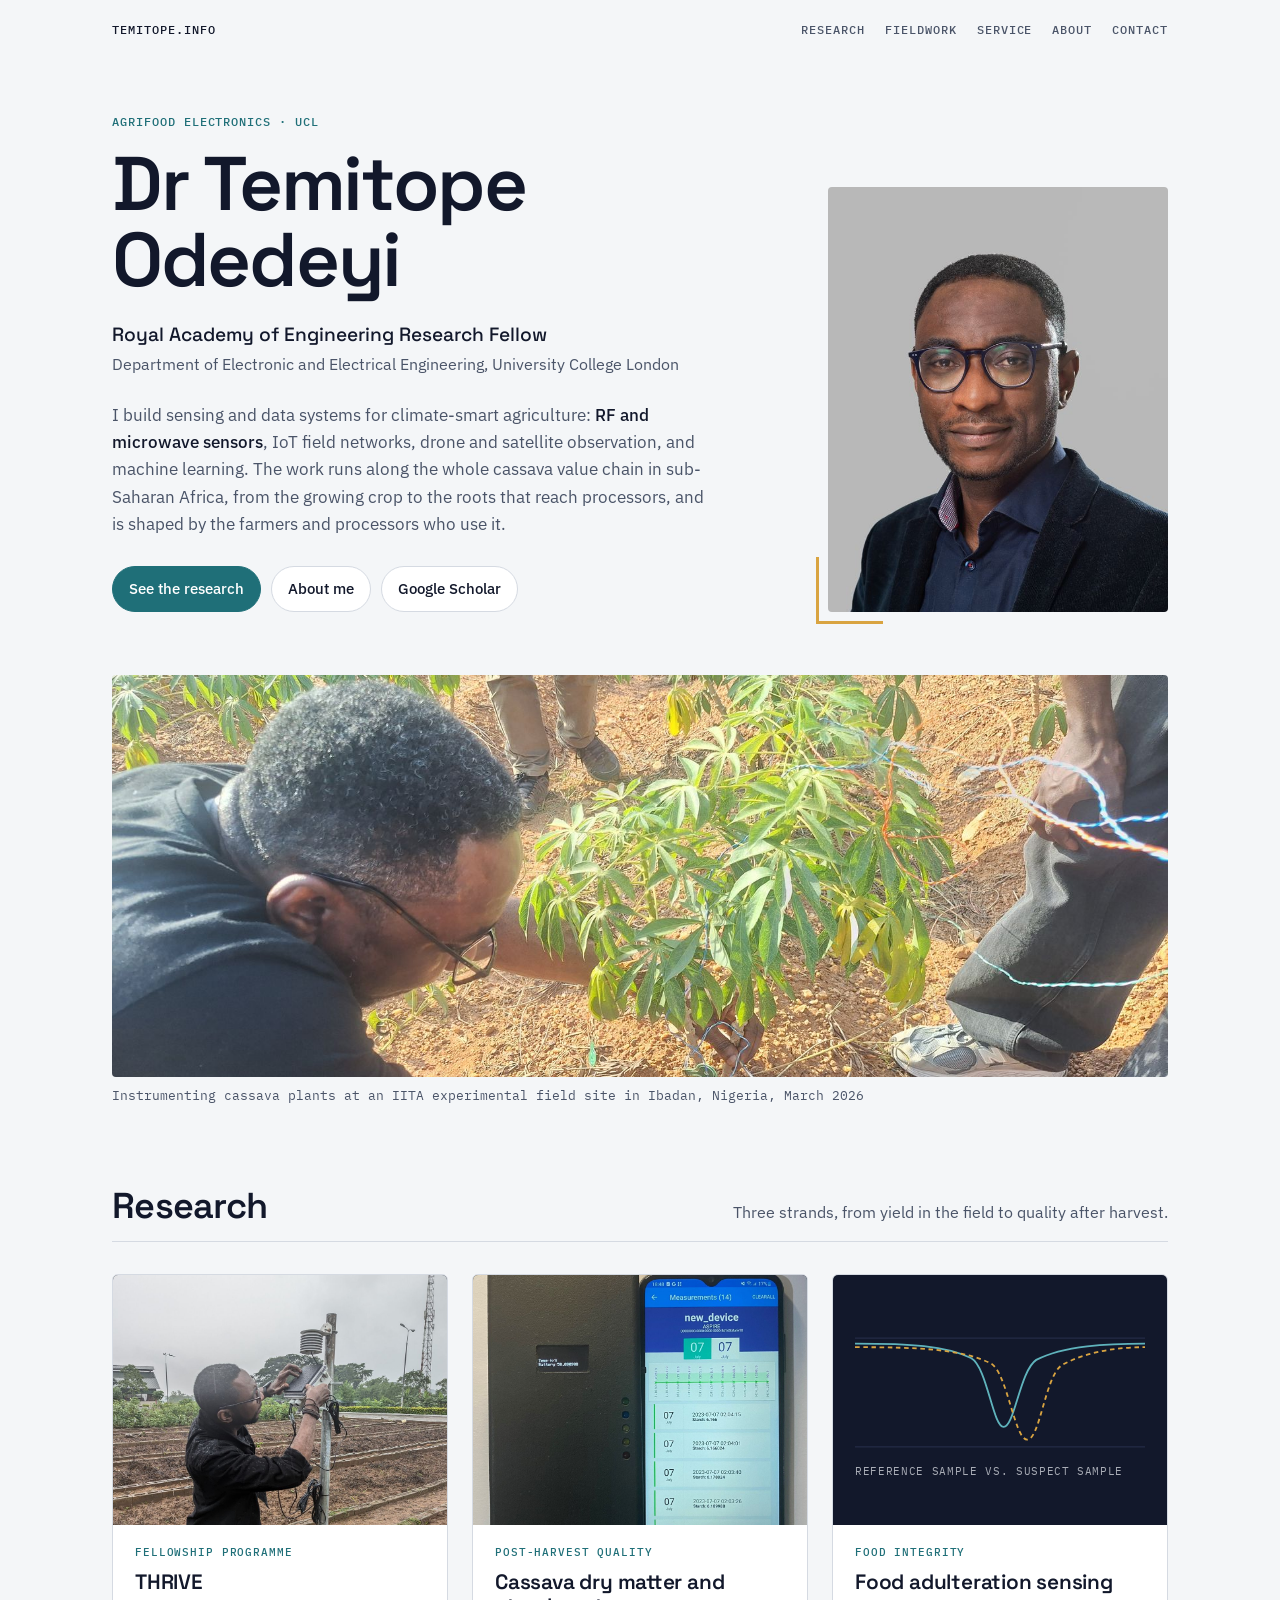
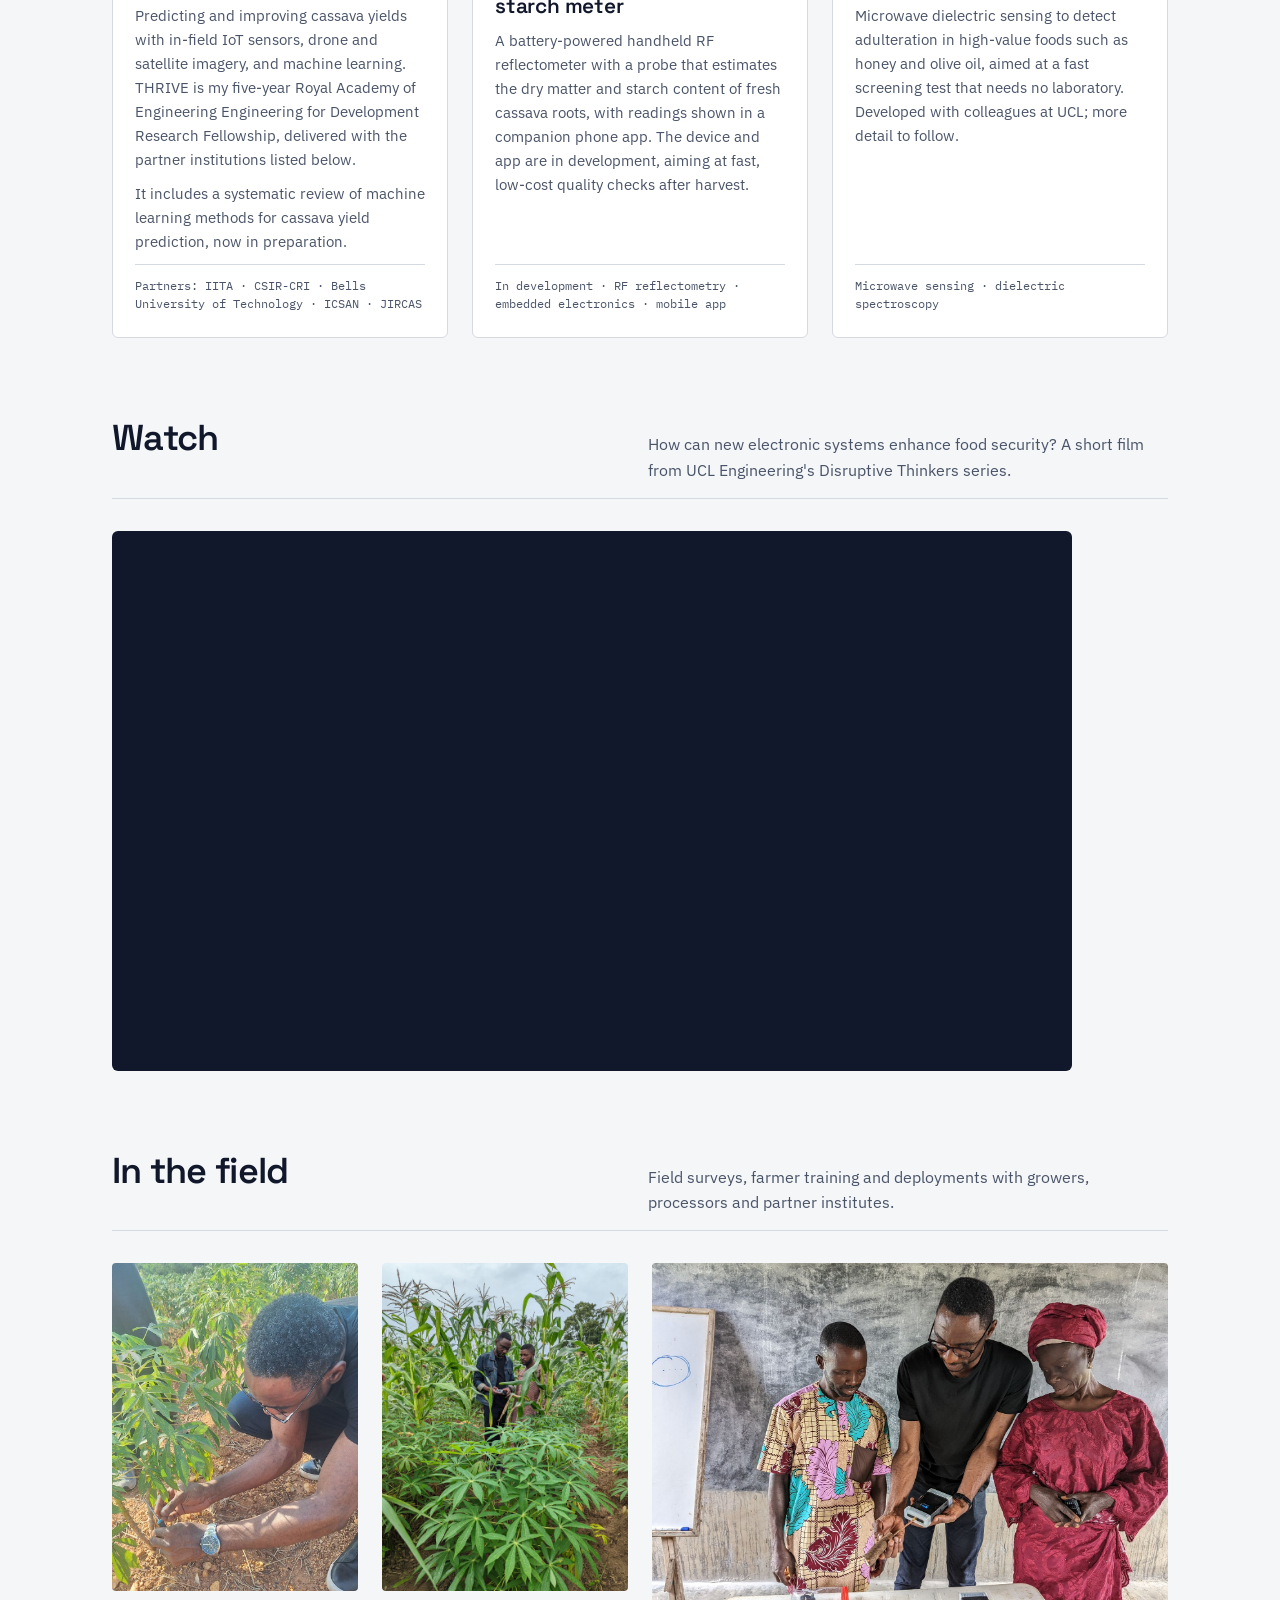
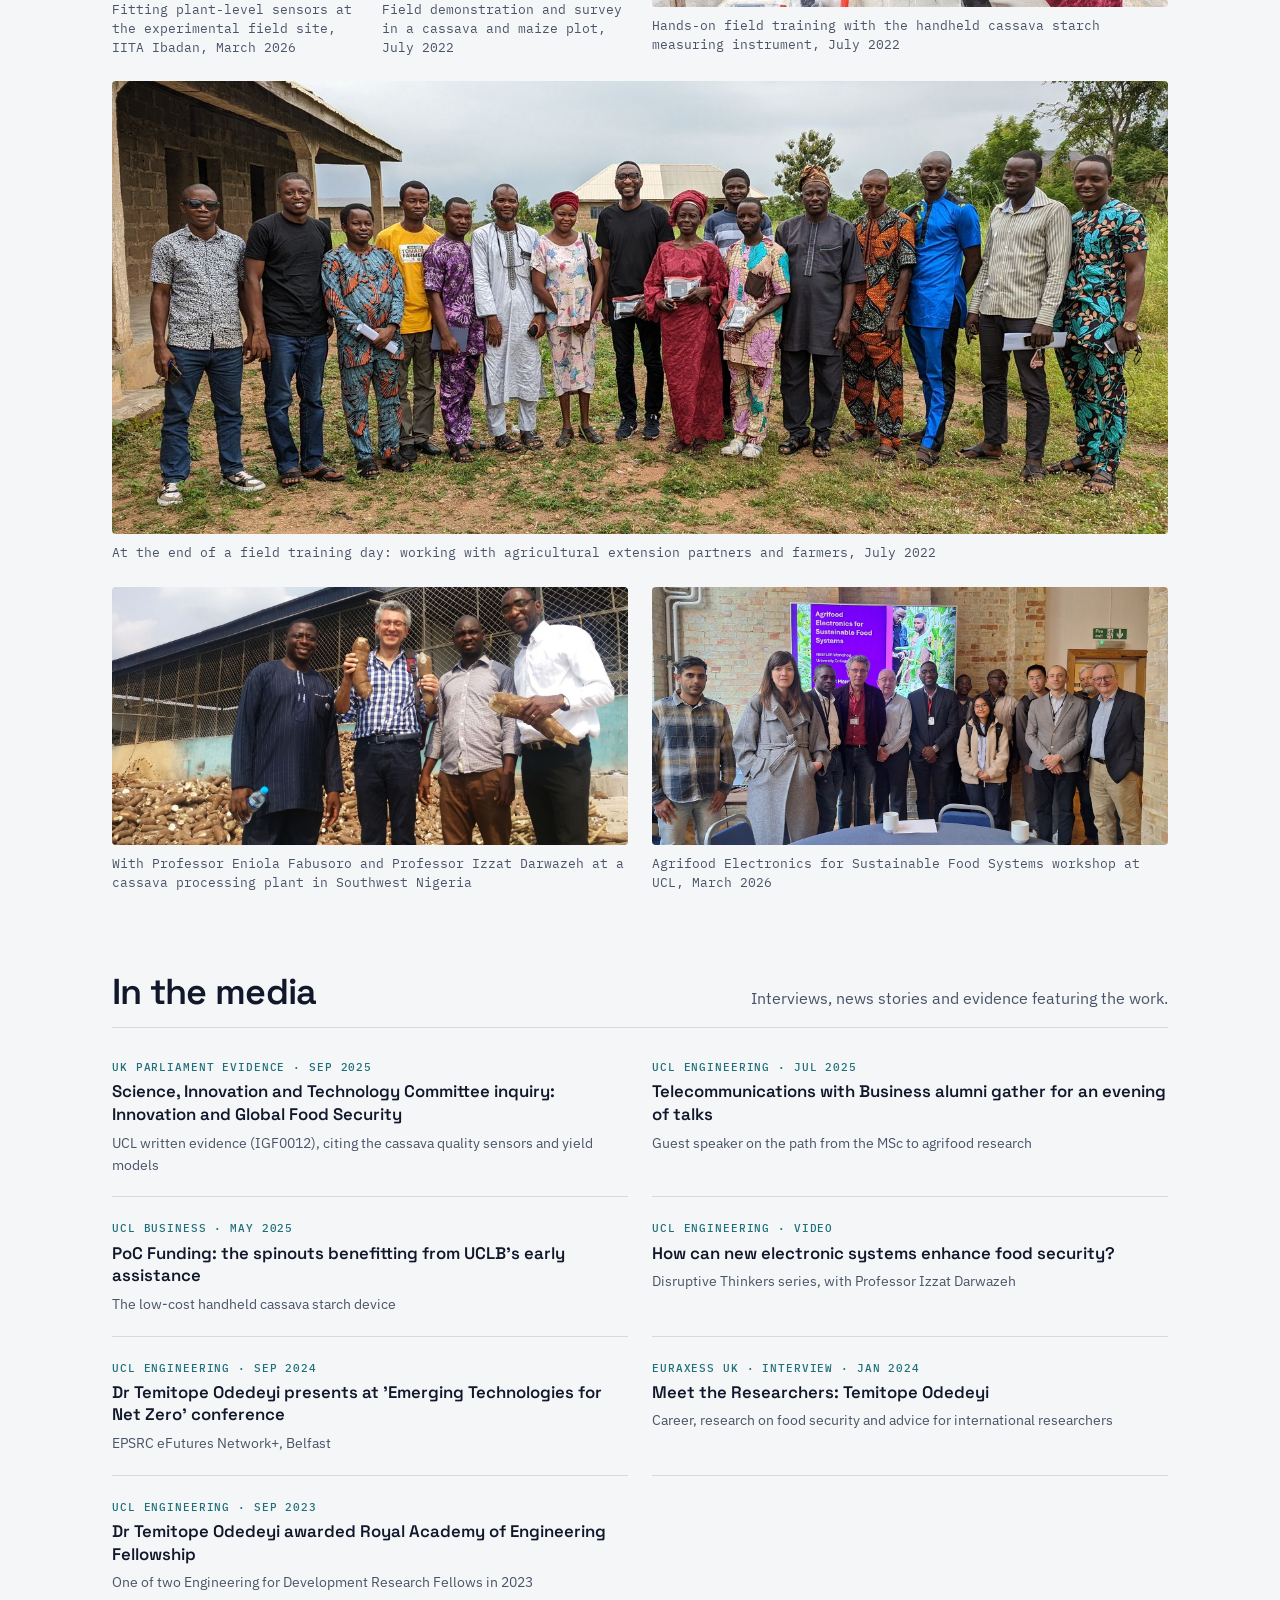
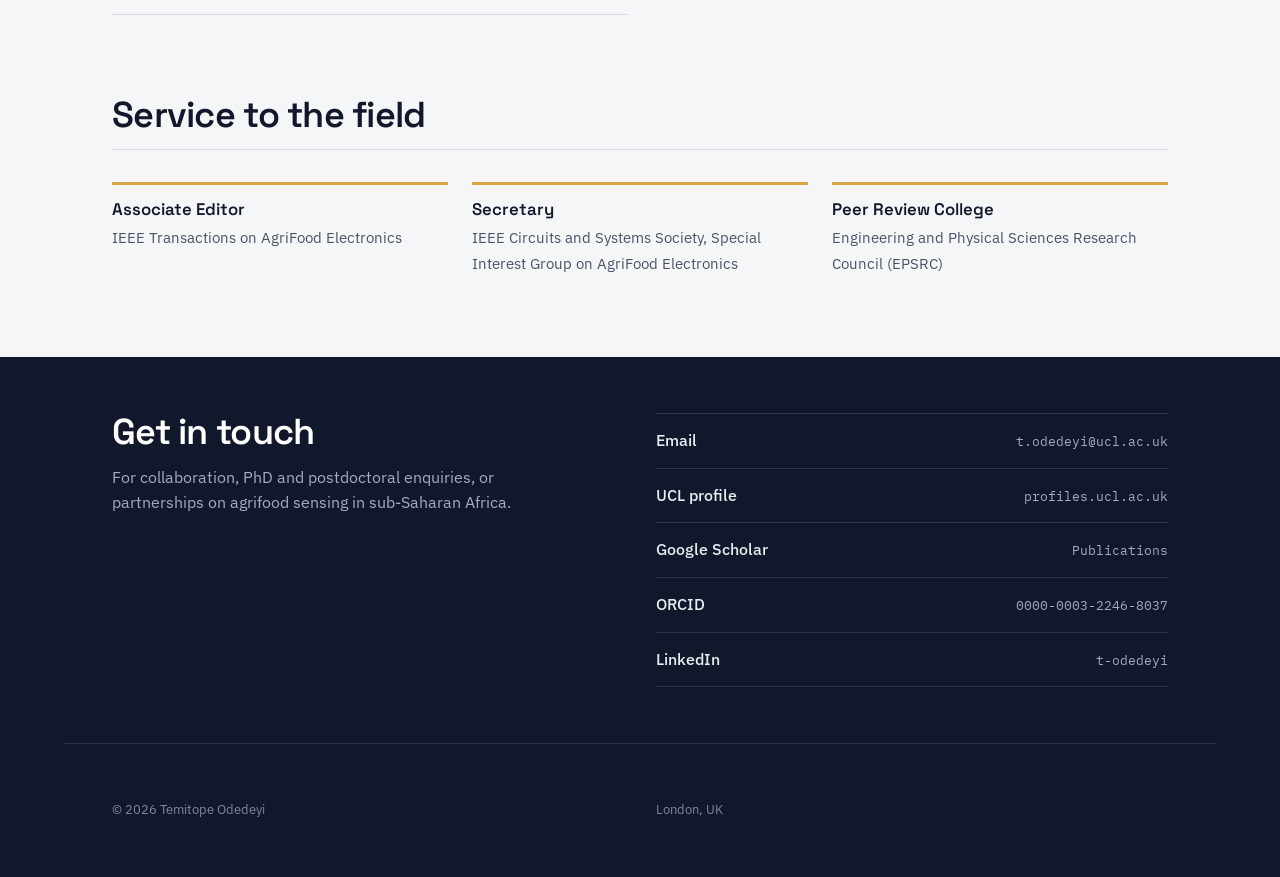
<file: index.html>
<!doctype html>
<html lang="en-GB">
<head>
<meta charset="utf-8">
<meta name="viewport" content="width=device-width, initial-scale=1, viewport-fit=cover">
<title>Dr Temitope Odedeyi</title>
<meta name="description" content="Dr Temitope Odedeyi, Royal Academy of Engineering Research Fellow at UCL. RF sensing, IoT and machine learning for cassava yield prediction and agrifood quality in sub-Saharan Africa.">
<meta property="og:title" content="Dr Temitope Odedeyi">
<meta property="og:description" content="Royal Academy of Engineering Research Fellow, UCL Electronic and Electrical Engineering. Sensing and data systems for climate-smart agriculture.">
<meta property="og:type" content="profile">
<meta property="og:url" content="https://www.temitope.info/">
<meta property="og:image" content="https://www.temitope.info/images/cassava-plot.jpg">
<link rel="canonical" href="https://www.temitope.info/">
<link rel="preconnect" href="https://fonts.googleapis.com">
<link rel="preconnect" href="https://fonts.gstatic.com" crossorigin>
<link rel="stylesheet" href="https://fonts.googleapis.com/css2?family=IBM+Plex+Mono:wght@400;500&family=IBM+Plex+Sans:wght@400;500&family=Space+Grotesk:wght@500;600&display=swap">
<link rel="icon" href="/favicon.svg" type="image/svg+xml">
<link rel="icon" href="/favicon-32.png" sizes="32x32" type="image/png">
<link rel="apple-touch-icon" href="/apple-touch-icon.png">
<link rel="stylesheet" href="/assets/site.css">
<script type="application/ld+json">
{
  "@context": "https://schema.org",
  "@type": "Person",
  "name": "Temitope Odedeyi",
  "alternateName": "Temitope Oluseun Odedeyi",
  "honorificPrefix": "Dr",
  "url": "https://www.temitope.info/",
  "image": "https://www.temitope.info/images/portrait.jpg",
  "email": "mailto:t.odedeyi@ucl.ac.uk",
  "jobTitle": "Royal Academy of Engineering Research Fellow",
  "worksFor": {
    "@type": "CollegeOrUniversity",
    "name": "University College London",
    "department": {
      "@type": "Organization",
      "name": "Department of Electronic and Electrical Engineering"
    }
  },
  "alumniOf": [
    { "@type": "CollegeOrUniversity", "name": "University College London" },
    { "@type": "CollegeOrUniversity", "name": "Olabisi Onabanjo University" }
  ],
  "knowsAbout": [
    "RF and microwave sensing",
    "Agrifood electronics",
    "IoT sensor networks",
    "Machine learning for agriculture",
    "Crop yield modelling",
    "Cassava quality assessment"
  ],
  "identifier": "https://orcid.org/0000-0003-2246-8037",
  "sameAs": [
    "https://orcid.org/0000-0003-2246-8037",
    "https://profiles.ucl.ac.uk/56271-temitope-odedeyi",
    "https://scholar.google.com/citations?user=DP1KbHwAAAAJ",
    "https://www.linkedin.com/in/t-odedeyi/"
  ]
}
</script>
</head>
<body>

<div class="wrap">
  <header class="topbar">
    <a class="home" href="/">temitope.info</a>
    <nav aria-label="Sections">
      <a href="#research">Research</a>
      <a href="#field">Fieldwork</a>
      <a href="#service">Service</a>
      <a href="/about/">About</a>
      <a href="#contact">Contact</a>
    </nav>
  </header>

  <section class="hero" aria-labelledby="name">
    <div>
      <p class="eyebrow">Agrifood electronics · UCL</p>
      <h1 id="name">Dr Temitope Odedeyi</h1>
      <p class="role">Royal Academy of Engineering Research Fellow</p>
      <p class="dept">Department of Electronic and Electrical Engineering, University College London</p>
      <p class="lede">I build sensing and data systems for climate-smart agriculture: <strong>RF and microwave sensors</strong>, IoT field networks, drone and satellite observation, and machine learning. The work runs along the whole cassava value chain in sub-Saharan Africa, from the growing crop to the roots that reach processors, and is shaped by the farmers and processors who use it.</p>
      <div class="actions">
        <a class="btn primary" href="#research">See the research</a>
        <a class="btn" href="/about/">About me</a>
        <a class="btn" href="https://scholar.google.com/citations?user=DP1KbHwAAAAJ">Google Scholar</a>
      </div>
    </div>
    <figure class="portrait">
      <img src="images/portrait.jpg" width="601" height="900" alt="Portrait of Dr Temitope Odedeyi">
    </figure>
  </section>

  <figure class="banner">
    <img src="images/cassava-plot.jpg" width="1600" height="900" alt="Temitope Odedeyi crouching in a cassava field, fixing a sensor at the base of a young cassava plant">
    <figcaption>Instrumenting cassava plants at an IITA experimental field site in Ibadan, Nigeria, March 2026</figcaption>
  </figure>

  <!-- ================= RESEARCH ================= -->
  <section class="block" id="research" aria-labelledby="research-h">
    <div class="section-head">
      <h2 id="research-h">Research</h2>
      <p>Three strands, from yield in the field to quality after harvest.</p>
    </div>

    <div class="projects">
      <article class="project">
        <img class="media" src="images/field-station.jpg" width="1054" height="1400" loading="lazy" alt="Temitope Odedeyi mounting a solar-powered weather station on a pole beside cassava trial plots" style="object-position: 50% 30%;">
        <div class="body">
          <span class="tag">Fellowship programme</span>
          <h3>THRIVE</h3>
          <p>Predicting and improving cassava yields with in-field IoT sensors, drone and satellite imagery, and machine learning. THRIVE is my five-year Royal Academy of Engineering Engineering for Development Research Fellowship, delivered with the partner institutions listed below.</p>
          <p>It includes a systematic review of machine learning methods for cassava yield prediction, now in preparation.</p>
          <div class="meta">Partners: IITA · CSIR-CRI · Bells University of Technology · ICSAN · JIRCAS</div>
        </div>
      </article>

      <article class="project">
        <img class="media" src="images/starch-meter.jpg" width="1120" height="1200" loading="lazy" alt="Handheld RF sensor with a small display, next to a phone app listing starch readings" style="object-position: 50% 35%;">
        <div class="body">
          <span class="tag">Post-harvest quality</span>
          <h3>Cassava dry matter and starch meter</h3>
          <p>A battery-powered handheld RF reflectometer with a probe that estimates the dry matter and starch content of fresh cassava roots, with readings shown in a companion phone app. The device and app are in development, aiming at fast, low-cost quality checks after harvest.</p>
          <div class="meta">In development · RF reflectometry · embedded electronics · mobile app</div>
        </div>
      </article>

      <article class="project">
        <div class="media sweep-panel" role="img" aria-label="Sketch of two microwave reflection curves whose resonances sit at different frequencies">
          <svg viewBox="0 0 320 150" aria-hidden="true">
            <line x1="0" y1="20" x2="320" y2="20" stroke="#2A3350"/>
            <line x1="0" y1="140" x2="320" y2="140" stroke="#2A3350"/>
            <path d="M0 26 C 60 26, 100 28, 128 42 C 146 52, 152 118, 164 118 C 176 118, 182 56, 200 44 C 230 28, 280 26, 320 26" fill="none" stroke="#5FB3BC" stroke-width="2"/>
            <path d="M0 30 C 70 30, 118 32, 150 48 C 168 58, 176 132, 190 132 C 204 132, 210 62, 228 50 C 256 34, 292 30, 320 30" fill="none" stroke="#D9A441" stroke-width="2" stroke-dasharray="5 4"/>
          </svg>
          <span>Reference sample vs. suspect sample</span>
        </div>
        <div class="body">
          <span class="tag">Food integrity</span>
          <h3>Food adulteration sensing</h3>
          <p>Microwave dielectric sensing to detect adulteration in high-value foods such as honey and olive oil, aimed at a fast screening test that needs no laboratory. Developed with colleagues at UCL; more detail to follow.</p>
          <div class="meta">Microwave sensing · dielectric spectroscopy</div>
        </div>
      </article>
    </div>
  </section>

  <!-- ================= FIELDWORK ================= -->
  <!-- ================= VIDEO ================= -->
  <section class="block" id="video" aria-labelledby="video-h">
    <div class="section-head">
      <h2 id="video-h">Watch</h2>
      <p>How can new electronic systems enhance food security? A short film from UCL Engineering's Disruptive Thinkers series.</p>
    </div>
    <div style="position: relative; width: 100%; max-width: 960px; aspect-ratio: 16 / 9; border-radius: 6px; overflow: hidden; background: var(--panel);">
      <iframe src="https://www.youtube-nocookie.com/embed/pb10H9qGn5Y?rel=0" title="How can new electronic systems enhance food security? | Disruptive Thinkers, UCL Engineering" loading="lazy" allow="accelerometer; autoplay; clipboard-write; encrypted-media; gyroscope; picture-in-picture; web-share" referrerpolicy="strict-origin-when-cross-origin" allowfullscreen style="position: absolute; inset: 0; width: 100%; height: 100%; border: 0;"></iframe>
    </div>
  </section>
  
  <section class="block" id="field" aria-labelledby="field-h">
    <div class="section-head">
      <h2 id="field-h">In the field</h2>
      <p>Field surveys, farmer training and deployments with growers, processors and partner institutes.</p>
    </div>

    <div class="gallery">
      <figure class="g-a">
        <img src="images/cassava-instrumenting.jpg" width="788" height="1400" loading="lazy" alt="Temitope Odedeyi attaching a sensor to the stem of a cassava plant, with a cassava field and hills behind">
        <figcaption>Fitting plant-level sensors at the experimental field site, IITA Ibadan, March 2026</figcaption>
      </figure>
      <figure class="g-b">
        <img src="images/field-survey.jpg" width="1205" height="1600" loading="lazy" alt="Temitope Odedeyi and a farmer looking at a handheld device in a plot of cassava intercropped with maize">
        <figcaption>Field demonstration and survey in a cassava and maize plot, July 2022</figcaption>
      </figure>
      <figure class="g-c">
        <img src="images/training-demo.jpg" width="1600" height="1205" loading="lazy" alt="Temitope Odedeyi showing two farmers how to take a reading from a cassava root with a handheld sensor and probe">
        <figcaption>Hands-on field training with the handheld cassava starch measuring instrument, July 2022</figcaption>
      </figure>
      <figure class="g-e">
        <img src="images/training-group.jpg" width="1600" height="900" loading="lazy" alt="Temitope Odedeyi standing with seventeen farmers and extension staff outside a rural building after a training day">
        <figcaption>At the end of a field training day: working with agricultural extension partners and farmers, July 2022</figcaption>
      </figure>
      <figure class="g-d">
        <img src="images/processing-plant.jpg" width="1600" height="1072" loading="lazy" alt="Four researchers holding cassava roots in front of a large pile of roots at a processing plant">
        <figcaption>With Professor Eniola Fabusoro and Professor Izzat Darwazeh at a cassava processing plant in Southwest Nigeria</figcaption>
      </figure>
      <figure class="g-f">
        <img src="images/nestler-workshop.jpg" width="1800" height="807" loading="lazy" alt="Group of workshop participants in front of a screen reading Agrifood Electronics for Sustainable Food Systems">
        <figcaption>Agrifood Electronics for Sustainable Food Systems workshop at UCL, March 2026</figcaption>
      </figure>
    </div>
  </section>
  <!-- ================= MEDIA ================= -->
  <section class="block" id="media" aria-labelledby="media-h">
    <div class="section-head">
      <h2 id="media-h">In the media</h2>
      <p>Interviews, news stories and evidence featuring the work.</p>
    </div>
    <ul class="featured">
      <li><span class="venue">UK Parliament evidence · Sep 2025</span><a class="ttl" href="https://www.ucl.ac.uk/engineering/sites/engineering/files/2025-10/UCL%20Global%20Food%20Security%20evidence%20submission%200925%20FINAL.pdf">Science, Innovation and Technology Committee inquiry: Innovation and Global Food Security</a><span class="auth">UCL written evidence (IGF0012), citing the cassava quality sensors and yield models</span></li>
      <li><span class="venue">UCL Engineering · Jul 2025</span><a class="ttl" href="https://www.ucl.ac.uk/engineering/news/twb-alumni-gather-evening-talks-and-networking">Telecommunications with Business alumni gather for an evening of talks</a><span class="auth">Guest speaker on the path from the MSc to agrifood research</span></li>
      <li><span class="venue">UCL Business · May 2025</span><a class="ttl" href="https://www.uclb.com/2025/05/20/poc-funding-the-spinouts-benefitting-from-uclbs-early-assistance/">PoC Funding: the spinouts benefitting from UCLB's early assistance</a><span class="auth">The low-cost handheld cassava starch device</span></li>
      <li><span class="venue">UCL Engineering · Video</span><a class="ttl" href="https://www.youtube.com/watch?v=pb10H9qGn5Y">How can new electronic systems enhance food security?</a><span class="auth">Disruptive Thinkers series, with Professor Izzat Darwazeh</span></li>
      <li><span class="venue">UCL Engineering · Sep 2024</span><a class="ttl" href="https://www.ucl.ac.uk/engineering/news/2024/sep/dr-temitope-odedeyi-presents-emerging-technologies-net-zero-conference">Dr Temitope Odedeyi presents at 'Emerging Technologies for Net Zero' conference</a><span class="auth">EPSRC eFutures Network+, Belfast</span></li>
      <li><span class="venue">EURAXESS UK · Interview · Jan 2024</span><a class="ttl" href="https://www.euraxess.org.uk/united-kingdom/news/meet-researchers-temitope-odedeyi">Meet the Researchers: Temitope Odedeyi</a><span class="auth">Career, research on food security and advice for international researchers</span></li>
      <li><span class="venue">UCL Engineering · Sep 2023</span><a class="ttl" href="https://www.ucl.ac.uk/engineering/news/2023/sep/dr-temitope-odedeyi-awarded-royal-academy-engineering-fellowship">Dr Temitope Odedeyi awarded Royal Academy of Engineering Fellowship</a><span class="auth">One of two Engineering for Development Research Fellows in 2023</span></li>
    </ul>
  </section>
  
  <!-- ================= SERVICE ================= -->
  <section class="block" id="service" aria-labelledby="service-h">
    <div class="section-head">
      <h2 id="service-h">Service to the field</h2>
    </div>
    <ul class="service">
      <li><strong>Associate Editor</strong><span>IEEE Transactions on AgriFood Electronics</span></li>
      <li><strong>Secretary</strong><span>IEEE Circuits and Systems Society, Special Interest Group on AgriFood Electronics</span></li>
      <li><strong>Peer Review College</strong><span>Engineering and Physical Sciences Research Council (EPSRC)</span></li>
    </ul>
  </section>
</div>

<!-- ================= CONTACT ================= -->
<footer class="contact" id="contact">
  <div class="wrap">
    <div>
      <h2>Get in touch</h2>
      <p>For collaboration, PhD and postdoctoral enquiries, or partnerships on agrifood sensing in sub-Saharan Africa.</p>
    </div>
    <ul class="links">
      <li><a href="mailto:t.odedeyi@ucl.ac.uk">Email <small>t.odedeyi@ucl.ac.uk</small></a></li>
      <li><a href="https://profiles.ucl.ac.uk/56271-temitope-odedeyi">UCL profile <small>profiles.ucl.ac.uk</small></a></li>
      <li><a href="https://scholar.google.com/citations?user=DP1KbHwAAAAJ">Google Scholar <small>Publications</small></a></li>
      <li><a href="https://orcid.org/0000-0003-2246-8037">ORCID <small>0000-0003-2246-8037</small></a></li>
      <li><a href="https://www.linkedin.com/in/t-odedeyi/">LinkedIn <small>t-odedeyi</small></a></li>
    </ul>
  </div>
  <div class="wrap foot">
    <span>© 2026 Temitope Odedeyi</span>
    <span>London, UK</span>
  </div>
</footer>

</body>
</html>
</file>
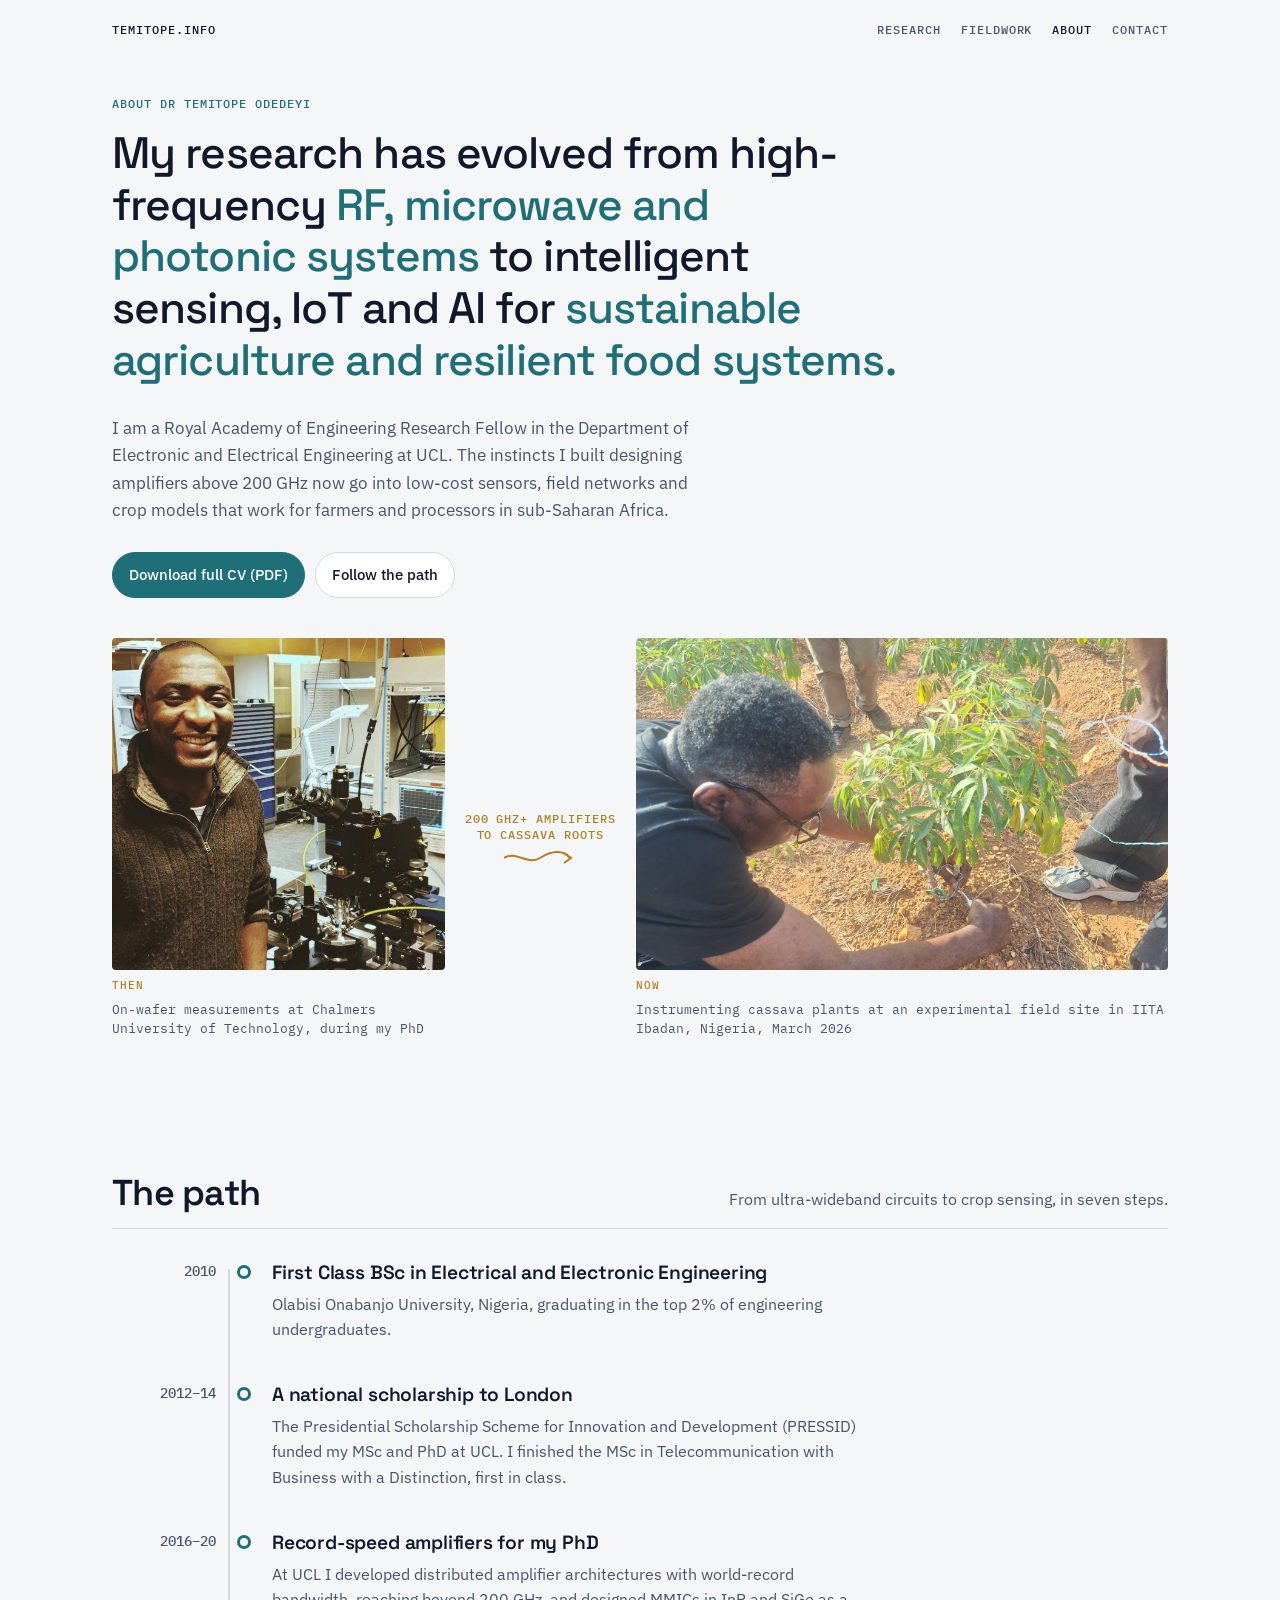
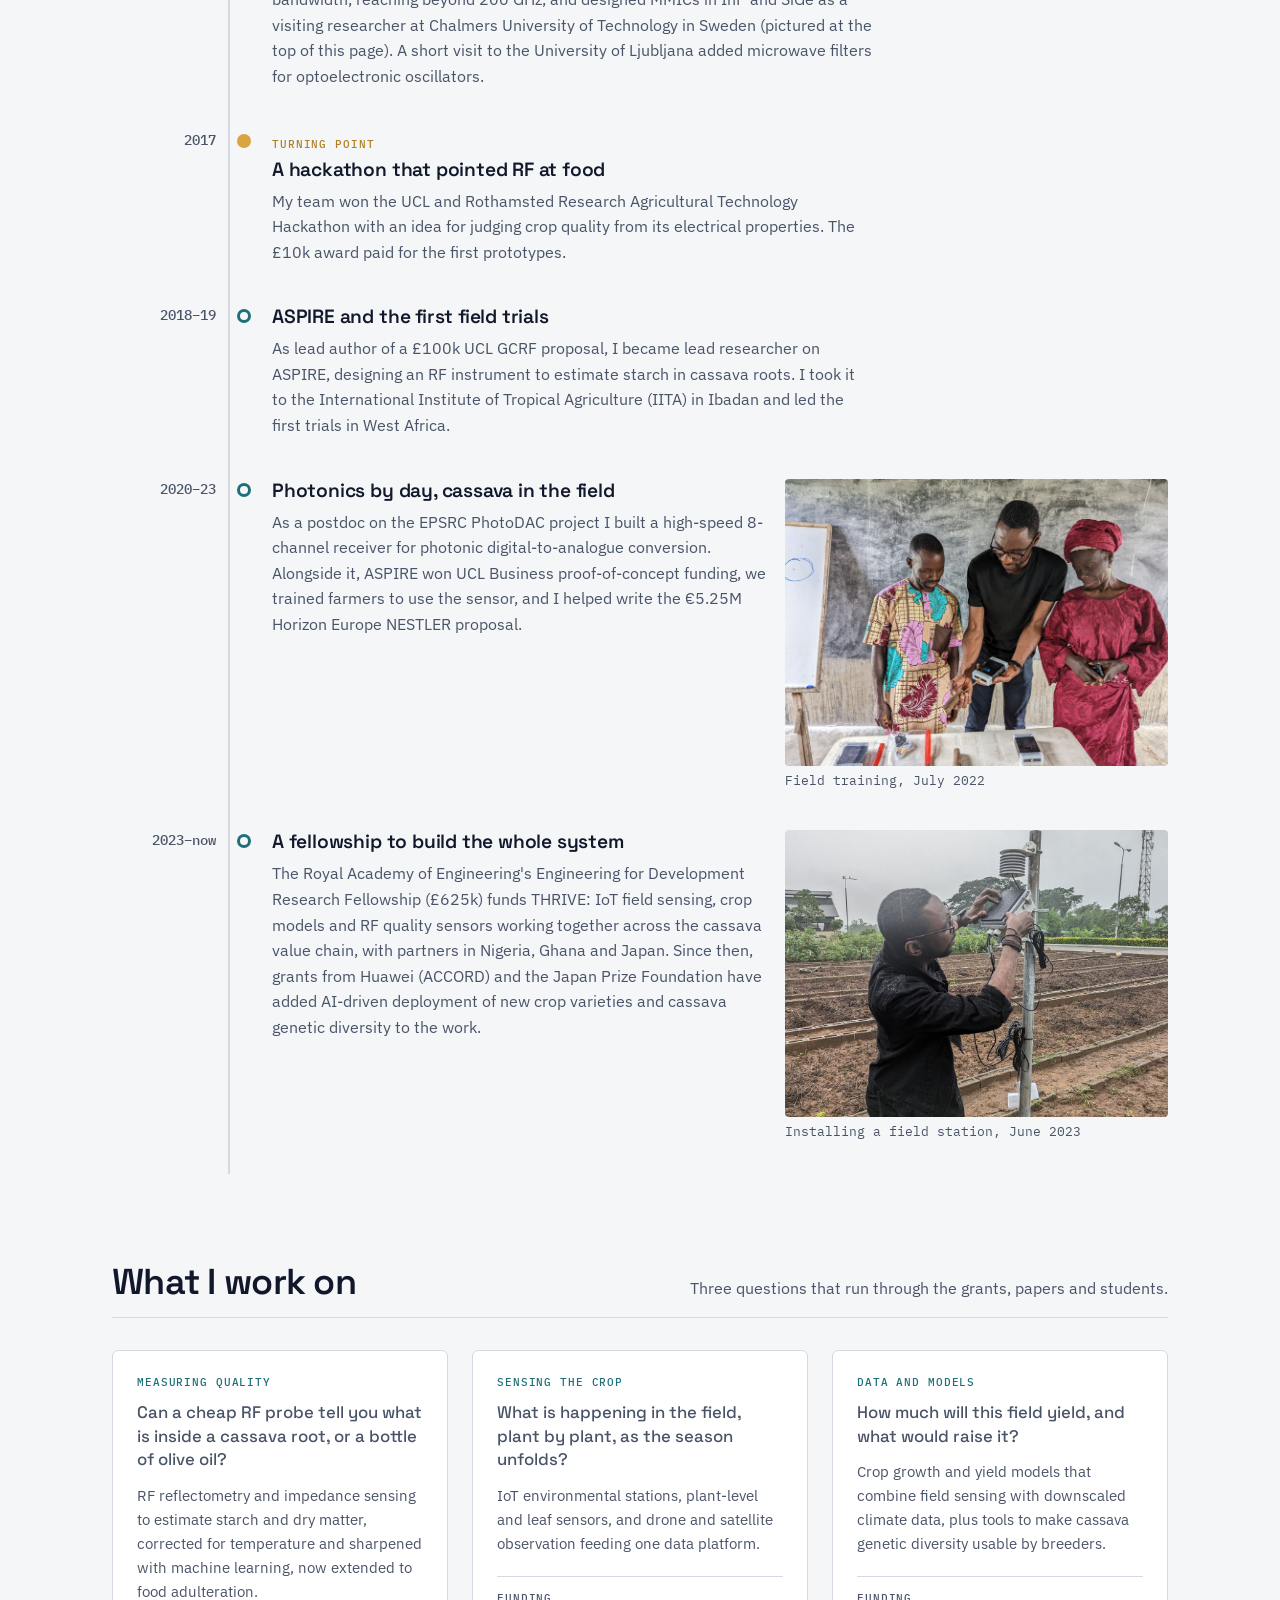
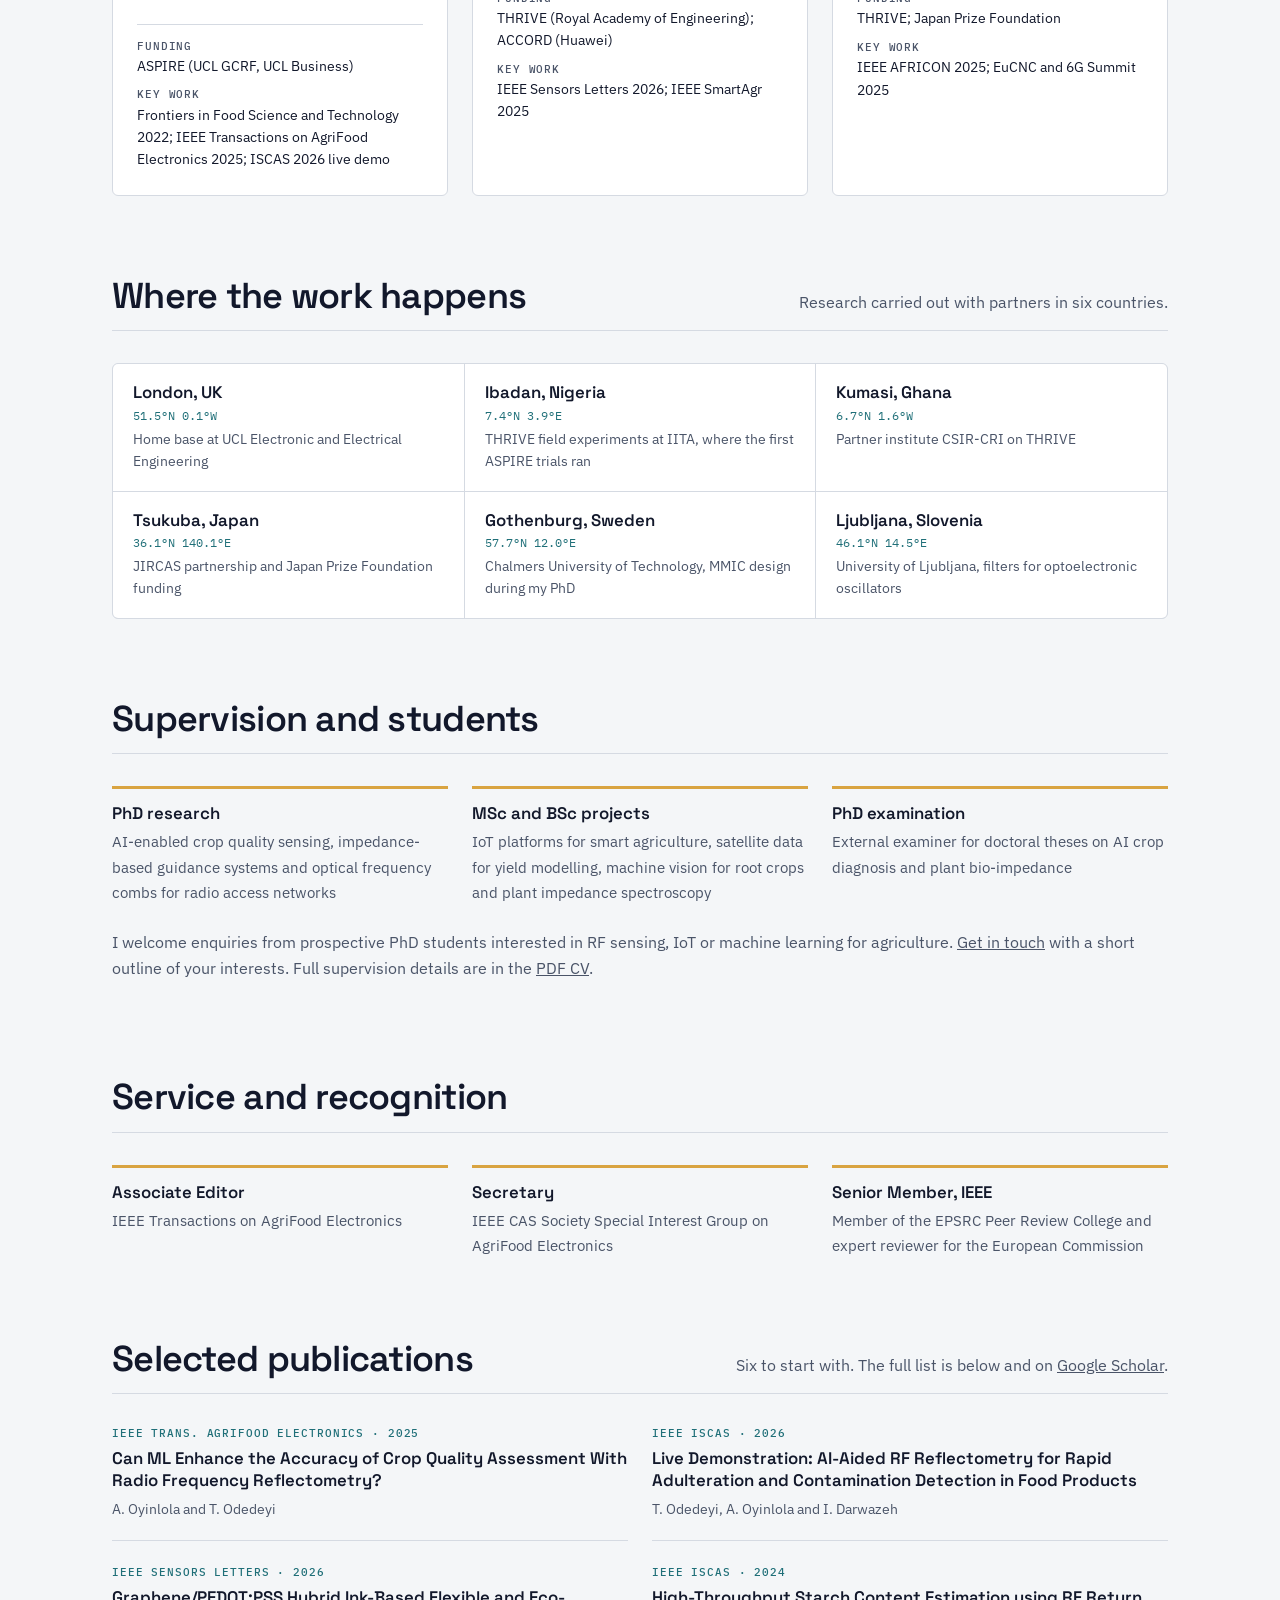
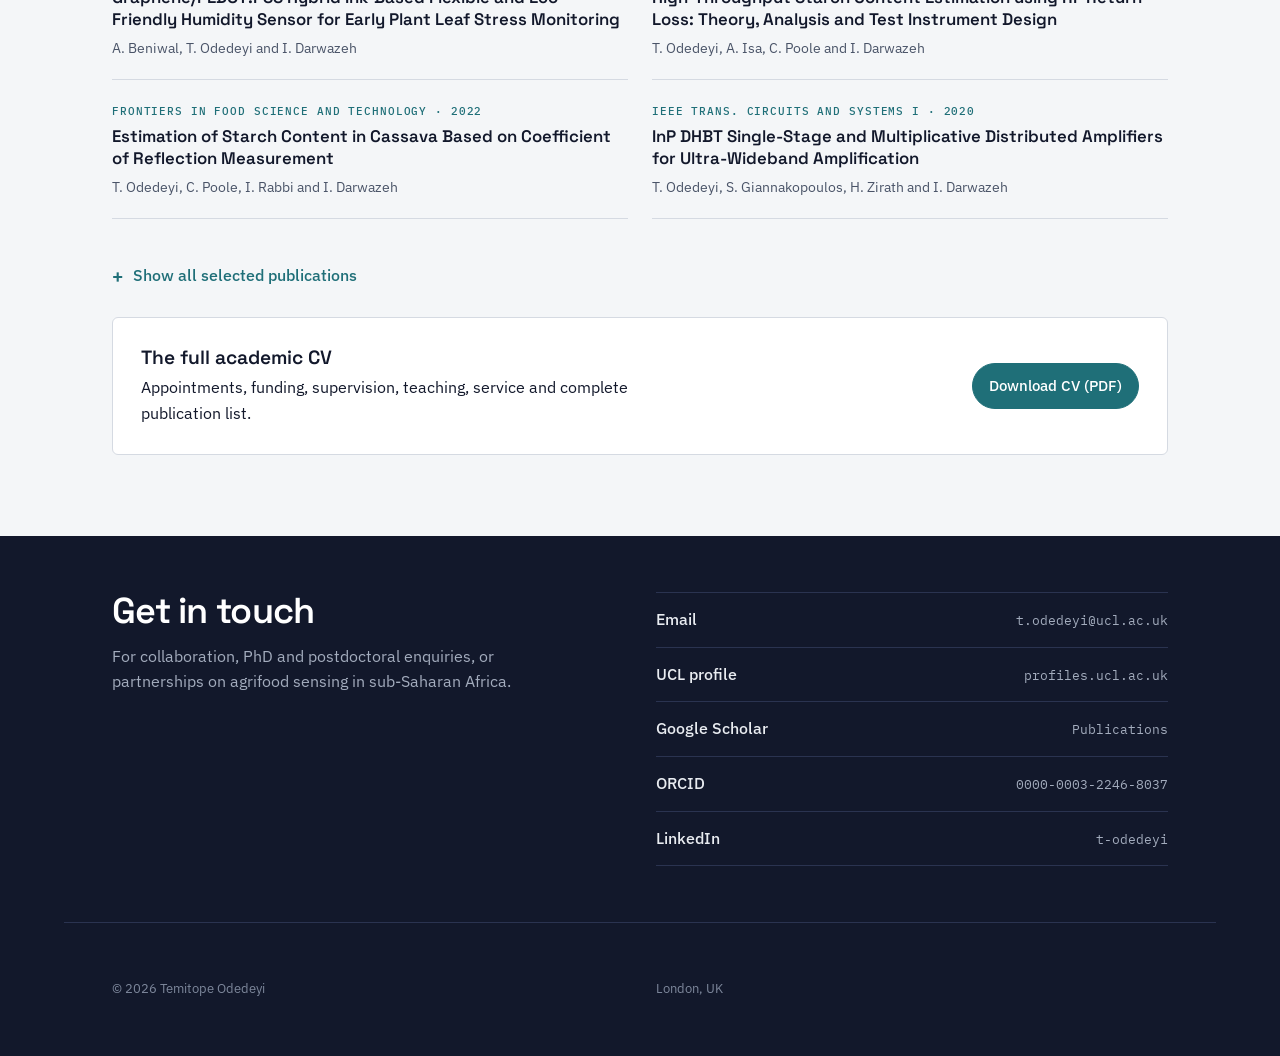
<file: about/index.html>
<!doctype html>
<html lang="en-GB">
<head>
<meta charset="utf-8">
<meta name="viewport" content="width=device-width, initial-scale=1, viewport-fit=cover">
<title>About · Dr Temitope Odedeyi</title>
<meta name="description" content="How Dr Temitope Odedeyi's research moved from high-frequency RF, microwave and photonic systems to intelligent sensing, IoT and AI for sustainable agriculture.">
<meta property="og:title" content="About · Dr Temitope Odedeyi">
<meta property="og:type" content="profile">
<meta property="og:url" content="https://www.temitope.info/about/">
<meta property="og:image" content="https://www.temitope.info/images/cassava-plot.jpg">
<link rel="canonical" href="https://www.temitope.info/about/">
<link rel="preconnect" href="https://fonts.googleapis.com">
<link rel="preconnect" href="https://fonts.gstatic.com" crossorigin>
<link rel="stylesheet" href="https://fonts.googleapis.com/css2?family=IBM+Plex+Mono:wght@400;500&family=IBM+Plex+Sans:wght@400;500;600&family=Space+Grotesk:wght@500;600&display=swap">
<link rel="icon" href="/favicon.svg" type="image/svg+xml">
<link rel="icon" href="/favicon-32.png" sizes="32x32" type="image/png">
<link rel="apple-touch-icon" href="/apple-touch-icon.png">
<link rel="stylesheet" href="/assets/site.css">
</head>
<body>

<div class="wrap">
  <header class="topbar">
    <a class="home" href="/">temitope.info</a>
    <nav aria-label="Site">
      <a href="/#research">Research</a>
      <a href="/#field">Fieldwork</a>
      <a href="/about/" aria-current="page">About</a>
      <a href="#contact">Contact</a>
    </nav>
  </header>

  <!-- ============ HERO ============ -->
  <section class="about-hero" aria-labelledby="about-title">
    <p class="eyebrow" id="about-title">About Dr Temitope Odedeyi</p>
    <p class="statement">My research has evolved from high-frequency <em>RF, microwave and photonic systems</em> to intelligent sensing, IoT and AI for <em>sustainable agriculture and resilient food systems.</em></p>
    <p class="lede">I am a Royal Academy of Engineering Research Fellow in the Department of Electronic and Electrical Engineering at UCL. The instincts I built designing amplifiers above 200 GHz now go into low-cost sensors, field networks and crop models that work for farmers and processors in sub-Saharan Africa.</p>
    <div class="actions">
      <a class="btn primary" href="/cv.pdf">Download full CV (PDF)</a>
      <a class="btn" href="#path">Follow the path</a>
    </div>

    <div class="then-now">
      <figure class="then">
        <img src="/images/chalmers-lab.jpg" width="632" height="636" alt="Temitope Odedeyi smiling beside an on-wafer probe station in a microwave laboratory">
        <span class="stamp">Then</span>
        <figcaption>On-wafer measurements at Chalmers University of Technology, during my PhD</figcaption>
      </figure>
      <div class="arrow" aria-hidden="true">
        200 GHz+ amplifiers<br>to cassava roots
        <svg width="72" height="16" viewBox="0 0 72 16"><path d="M0 8 C 12 0, 24 16, 36 8 S 60 0, 66 8" fill="none" stroke="currentColor" stroke-width="2"/><path d="M60 3 L67 8 L60 13" fill="none" stroke="currentColor" stroke-width="2"/></svg>
      </div>
      <figure class="now">
        <img src="/images/cassava-plot.jpg" width="1600" height="900" alt="Temitope Odedeyi fixing a sensor at the base of a cassava plant in a field">
        <span class="stamp">Now</span>
        <figcaption>Instrumenting cassava plants at an experimental field site in IITA Ibadan, Nigeria, March 2026</figcaption>
      </figure>
    </div>
  </section>

  <!-- ============ PATH ============ -->
  <section class="block" id="path" aria-labelledby="path-h">
    <div class="section-head">
      <h2 id="path-h">The path</h2>
      <p>From ultra-wideband circuits to crop sensing, in seven steps.</p>
    </div>
    <ol class="path">
      <li class="step">
        <span class="yr">2010</span><span class="dot"></span>
        <div class="body"><div>
          <h3>First Class BSc in Electrical and Electronic Engineering</h3>
          <p>Olabisi Onabanjo University, Nigeria, graduating in the top 2% of engineering undergraduates.</p>
        </div></div>
      </li>
      <li class="step">
        <span class="yr">2012–14</span><span class="dot"></span>
        <div class="body"><div>
          <h3>A national scholarship to London</h3>
          <p>The Presidential Scholarship Scheme for Innovation and Development (PRESSID) funded my MSc and PhD at UCL. I finished the MSc in Telecommunication with Business with a Distinction, first in class.</p>
        </div></div>
      </li>
      <li class="step">
        <span class="yr">2016–20</span><span class="dot"></span>
        <div class="body"><div>
          <h3>Record-speed amplifiers for my PhD</h3>
          <p>At UCL I developed distributed amplifier architectures with world-record bandwidth, reaching beyond 200 GHz, and designed MMICs in InP and SiGe as a visiting researcher at Chalmers University of Technology in Sweden (pictured at the top of this page). A short visit to the University of Ljubljana added microwave filters for optoelectronic oscillators.</p>
        </div></div>
      </li>
      <li class="step turn">
        <span class="yr">2017</span><span class="dot"></span>
        <div class="body"><div>
          <span class="flag">Turning point</span>
          <h3>A hackathon that pointed RF at food</h3>
          <p>My team won the UCL and Rothamsted Research Agricultural Technology Hackathon with an idea for judging crop quality from its electrical properties. The £10k award paid for the first prototypes.</p>
        </div></div>
      </li>
      <li class="step">
        <span class="yr">2018–19</span><span class="dot"></span>
        <div class="body"><div>
          <h3>ASPIRE and the first field trials</h3>
          <p>As lead author of a £100k UCL GCRF proposal, I became lead researcher on ASPIRE, designing an RF instrument to estimate starch in cassava roots. I took it to the International Institute of Tropical Agriculture (IITA) in Ibadan and led the first trials in West Africa.</p>
        </div></div>
      </li>
      <li class="step has-photo">
        <span class="yr">2020–23</span><span class="dot"></span>
        <div class="body">
          <div>
            <h3>Photonics by day, cassava in the field</h3>
            <p>As a postdoc on the EPSRC PhotoDAC project I built a high-speed 8-channel receiver for photonic digital-to-analogue conversion. Alongside it, ASPIRE won UCL Business proof-of-concept funding, we trained farmers to use the sensor, and I helped write the €5.25M Horizon Europe NESTLER proposal.</p>
          </div>
          <figure>
            <img src="/images/training-demo.jpg" width="1600" height="1205" loading="lazy" alt="Temitope Odedeyi showing two farmers how to take a reading from a cassava root">
            <figcaption>Field training, July 2022</figcaption>
          </figure>
        </div>
      </li>
      <li class="step has-photo">
        <span class="yr">2023–now</span><span class="dot"></span>
        <div class="body">
          <div>
            <h3>A fellowship to build the whole system</h3>
            <p>The Royal Academy of Engineering's Engineering for Development Research Fellowship (£625k) funds THRIVE: IoT field sensing, crop models and RF quality sensors working together across the cassava value chain, with partners in Nigeria, Ghana and Japan. Since then, grants from Huawei (ACCORD) and the Japan Prize Foundation have added AI-driven deployment of new crop varieties and cassava genetic diversity to the work.</p>
          </div>
          <figure>
            <img src="/images/field-station.jpg" width="1054" height="1400" loading="lazy" alt="Temitope Odedeyi mounting a weather station beside cassava trial plots">
            <figcaption>Installing a field station, June 2023</figcaption>
          </figure>
        </div>
      </li>
    </ol>
  </section>

  <!-- ============ THEMES ============ -->
  <section class="block" id="themes" aria-labelledby="themes-h">
    <div class="section-head">
      <h2 id="themes-h">What I work on</h2>
      <p>Three questions that run through the grants, papers and students.</p>
    </div>
    <div class="themes">
      <article class="theme">
        <span class="tag">Measuring quality</span>
        <p class="q">Can a cheap RF probe tell you what is inside a cassava root, or a bottle of olive oil?</p>
        <p>RF reflectometry and impedance sensing to estimate starch and dry matter, corrected for temperature and sharpened with machine learning, now extended to food adulteration.</p>
        <dl>
          <div><dt>Funding</dt><dd>ASPIRE (UCL GCRF, UCL Business)</dd></div>
          <div><dt>Key work</dt><dd>Frontiers in Food Science and Technology 2022; IEEE Transactions on AgriFood Electronics 2025; ISCAS 2026 live demo</dd></div>
        </dl>
      </article>
      <article class="theme">
        <span class="tag">Sensing the crop</span>
        <p class="q">What is happening in the field, plant by plant, as the season unfolds?</p>
        <p>IoT environmental stations, plant-level and leaf sensors, and drone and satellite observation feeding one data platform.</p>
        <dl>
          <div><dt>Funding</dt><dd>THRIVE (Royal Academy of Engineering); ACCORD (Huawei)</dd></div>
          <div><dt>Key work</dt><dd>IEEE Sensors Letters 2026; IEEE SmartAgr 2025</dd></div>
        </dl>
      </article>
      <article class="theme">
        <span class="tag">Data and models</span>
        <p class="q">How much will this field yield, and what would raise it?</p>
        <p>Crop growth and yield models that combine field sensing with downscaled climate data, plus tools to make cassava genetic diversity usable by breeders.</p>
        <dl>
          <div><dt>Funding</dt><dd>THRIVE; Japan Prize Foundation</dd></div>
          <div><dt>Key work</dt><dd>IEEE AFRICON 2025; EuCNC and 6G Summit 2025</dd></div>
        </dl>
      </article>
    </div>
  </section>

  <!-- ============ PLACES ============ -->
  <section class="block" id="places" aria-labelledby="places-h">
    <div class="section-head">
      <h2 id="places-h">Where the work happens</h2>
      <p>Research carried out with partners in six countries.</p>
    </div>
    <ul class="places">
      <li><strong>London, UK</strong><span class="coord">51.5°N 0.1°W</span><span>Home base at UCL Electronic and Electrical Engineering</span></li>
      <li><strong>Ibadan, Nigeria</strong><span class="coord">7.4°N 3.9°E</span><span>THRIVE field experiments at IITA, where the first ASPIRE trials ran</span></li>
      <li><strong>Kumasi, Ghana</strong><span class="coord">6.7°N 1.6°W</span><span>Partner institute CSIR-CRI on THRIVE</span></li>
      <li><strong>Tsukuba, Japan</strong><span class="coord">36.1°N 140.1°E</span><span>JIRCAS partnership and Japan Prize Foundation funding</span></li>
      <li><strong>Gothenburg, Sweden</strong><span class="coord">57.7°N 12.0°E</span><span>Chalmers University of Technology, MMIC design during my PhD</span></li>
      <li><strong>Ljubljana, Slovenia</strong><span class="coord">46.1°N 14.5°E</span><span>University of Ljubljana, filters for optoelectronic oscillators</span></li>
    </ul>
  </section>

  <!-- ============ SUPERVISION ============ -->
  <section class="block" id="people" aria-labelledby="people-h">
    <div class="section-head">
      <h2 id="people-h">Supervision and students</h2>
    </div>
    <ul class="service">
      <li><strong>PhD research</strong><span>AI-enabled crop quality sensing, impedance-based guidance systems and optical frequency combs for radio access networks</span></li>
      <li><strong>MSc and BSc projects</strong><span>IoT platforms for smart agriculture, satellite data for yield modelling, machine vision for root crops and plant impedance spectroscopy</span></li>
      <li><strong>PhD examination</strong><span>External examiner for doctoral theses on AI crop diagnosis and plant bio-impedance</span></li>
    </ul>
    <p class="invite">I welcome enquiries from prospective PhD students interested in RF sensing, IoT or machine learning for agriculture. <a href="#contact">Get in touch</a> with a short outline of your interests. Full supervision details are in the <a href="/cv.pdf">PDF CV</a>.</p>
  </section>

  <!-- ============ RECOGNITION ============ -->
  <section class="block" id="recognition" aria-labelledby="rec-h">
    <div class="section-head">
      <h2 id="rec-h">Service and recognition</h2>
    </div>
    <ul class="service">
      <li><strong>Associate Editor</strong><span>IEEE Transactions on AgriFood Electronics</span></li>
      <li><strong>Secretary</strong><span>IEEE CAS Society Special Interest Group on AgriFood Electronics</span></li>
      <li><strong>Senior Member, IEEE</strong><span>Member of the EPSRC Peer Review College and expert reviewer for the European Commission</span></li>
    </ul>
  </section>

  <!-- ============ PUBLICATIONS ============ -->
  <section class="block" id="publications" aria-labelledby="pubs-h">
    <div class="section-head">
      <h2 id="pubs-h">Selected publications</h2>
      <p>Six to start with. The full list is below and on <a href="https://scholar.google.com/citations?user=DP1KbHwAAAAJ">Google Scholar</a>.</p>
    </div>
    <ul class="featured">
      <li><span class="venue">IEEE Trans. AgriFood Electronics · 2025</span><a class="ttl" href="https://ieeexplore.ieee.org/document/11242139">Can ML Enhance the Accuracy of Crop Quality Assessment With Radio Frequency Reflectometry?</a><span class="auth">A. Oyinlola and T. Odedeyi</span></li>
      <li><span class="venue">IEEE ISCAS · 2026</span><span class="ttl">Live Demonstration: AI-Aided RF Reflectometry for Rapid Adulteration and Contamination Detection in Food Products</span><span class="auth">T. Odedeyi, A. Oyinlola and I. Darwazeh</span></li>
      <li><span class="venue">IEEE Sensors Letters · 2026</span><a class="ttl" href="https://ieeexplore.ieee.org/document/11347513">Graphene/PEDOT:PSS Hybrid Ink-Based Flexible and Eco-Friendly Humidity Sensor for Early Plant Leaf Stress Monitoring</a><span class="auth">A. Beniwal, T. Odedeyi and I. Darwazeh</span></li>
      <li><span class="venue">IEEE ISCAS · 2024</span><a class="ttl" href="https://ieeexplore.ieee.org/document/10558402">High-Throughput Starch Content Estimation using RF Return Loss: Theory, Analysis and Test Instrument Design</a><span class="auth">T. Odedeyi, A. Isa, C. Poole and I. Darwazeh</span></li>
      <li><span class="venue">Frontiers in Food Science and Technology · 2022</span><a class="ttl" href="https://doi.org/10.3389/frfst.2022.878023">Estimation of Starch Content in Cassava Based on Coefficient of Reflection Measurement</a><span class="auth">T. Odedeyi, C. Poole, I. Rabbi and I. Darwazeh</span></li>
      <li><span class="venue">IEEE Trans. Circuits and Systems I · 2020</span><a class="ttl" href="https://doi.org/10.1109/TCSI.2020.3025487">InP DHBT Single-Stage and Multiplicative Distributed Amplifiers for Ultra-Wideband Amplification</a><span class="auth">T. Odedeyi, S. Giannakopoulos, H. Zirath and I. Darwazeh</span></li>
    </ul>

    <details class="all-pubs">
      <summary>Show all selected publications</summary>
          <h3 class="pub-group">Agrifood sensing</h3>
          <ol class="pubs">
            <li><span class="yr">2026</span><span><b>T. Odedeyi</b>, A. Oyinlola and I. Darwazeh. <span class="t">"Live Demonstration: AI-Aided RF Reflectometry for Rapid Adulteration and Contamination Detection in Food Products."</span> <span class="v">IEEE International Symposium on Circuits and Systems (ISCAS), May 2026.</span></span></li>
            <li><span class="yr">2026</span><span>A. Beniwal, <b>T. Odedeyi</b> and I. Darwazeh. <span class="t">"Graphene/PEDOT:PSS Hybrid Ink-Based Flexible and Eco-Friendly Humidity Sensor for Early Plant Leaf Stress Monitoring."</span> <span class="v">IEEE Sensors Letters, 2026.</span></span></li>
            <li><span class="yr">2025</span><span>L. Flóid, <b>T. Odedeyi</b> and I. Darwazeh. <span class="t">"Framework for Enhancing Crop Yield Prediction using Statistically Downscaled Environmental Data."</span> <span class="v">IEEE AFRICON, 2025.</span></span></li>
            <li><span class="yr">2025</span><span>A. Oyinlola and <b>T. Odedeyi</b>. <span class="t">"Can ML Enhance the Accuracy of Crop Quality Assessment With Radio Frequency Reflectometry?"</span> <span class="v">IEEE Transactions on AgriFood Electronics, 2025.</span></span></li>
            <li><span class="yr">2025</span><span>A. Oyinlola and <b>T. Odedeyi</b>. <span class="t">"Enhancing RF Reflectometry for Crop Quality Sensing Using AI-Based Frequency Selection."</span> <span class="v">IEEE BioCAS, San Diego, CA, 2025.</span></span></li>
            <li><span class="yr">2025</span><span>A. Oyinlola and <b>T. Odedeyi</b>. <span class="t">"Temperature Compensation in RF Reflectometry for Crop Quality Assessment."</span> <span class="v">IEEE Conference on AgriFood Electronics (CAFE), 2025.</span></span></li>
            <li><span class="yr">2025</span><span><b>T. Odedeyi</b> et al. <span class="t">"IoT Environmental Sensing for Crop Yield Modelling and Optimisation: 6G Use Case."</span> <span class="v">Poster and extended abstract, EuCNC and 6G Summit, Poznan, Poland, June 2025.</span></span></li>
            <li><span class="yr">2025</span><span><b>T. Odedeyi</b> et al. <span class="t">"Multi-Source Data Integration and IoT-Based Sensing for Crop Yield Modelling and Optimisation."</span> <span class="v">Workshop presentation, IEEE SmartAgr 2025, Cork, Ireland, June 2025.</span></span></li>
            <li><span class="yr">2024</span><span><b>T. Odedeyi</b>. <span class="t">"Dual-Pin Impedance Probe for Crop Quality Estimation using the RF Return Loss Method."</span> <span class="v">IEEE Conference on AgriFood Electronics (CAFE), Greece, September 2024.</span></span></li>
            <li><span class="yr">2024</span><span>G. Markarian, <b>T. Odedeyi</b> et al. <span class="t">"Utilisation of Mesh-in-the-Sky and Advanced IoT Sensors in Agriculture."</span> <span class="v">IEEE Conference on AgriFood Electronics (CAFE), Greece, September 2024.</span></span></li>
            <li><span class="yr">2024</span><span><b>T. Odedeyi</b>, A. Isa, C. Poole and I. Darwazeh. <span class="t">"High-Throughput Starch Content Estimation using RF Return Loss: Theory, Analysis and Test Instrument Design."</span> <span class="v">IEEE ISCAS, Singapore, May 2024.</span></span></li>
            <li><span class="yr">2023</span><span><b>T. Odedeyi</b> and I. Darwazeh. <span class="t">"New Insights on Application of Return Loss Measurement for Starch Content Estimation in Cassava."</span> <span class="v">IEEE AFRICON, 2023.</span></span></li>
            <li><span class="yr">2022</span><span><b>T. Odedeyi</b>, C. Poole, I. Rabbi and I. Darwazeh. <span class="t">"Estimation of Starch Content in Cassava Based on Coefficient of Reflection Measurement."</span> <span class="v">Frontiers in Food Science and Technology, vol. 2, 878023, 2022.</span></span></li>
            <li><span class="yr">2020</span><span><b>T. Odedeyi</b>, C. Poole, X. Liu, A. Kassem, G. Oyebode, I. Rabbi and I. Darwazeh. <span class="t">"A Low-Cost Instrument for Estimating the Starch Content of Cassava Roots Based on the Measurement of RF Return Loss."</span> <span class="v">IEEE ISCAS FOODCAS, Seville, Spain, October 2020.</span></span></li>
          </ol>
          <h3 class="pub-group">Microwave and photonics</h3>
          <ol class="pubs">
            <li><span class="yr">2020</span><span><b>T. Odedeyi</b>, S. Giannakopoulos, H. Zirath and I. Darwazeh. <span class="t">"InP DHBT Single-Stage and Multiplicative Distributed Amplifiers for Ultra-Wideband Amplification."</span> <span class="v">IEEE Transactions on Circuits and Systems I, 2020.</span></span></li>
            <li><span class="yr">2020</span><span>C. Deakin, <b>T. Odedeyi</b> and Z. Liu. <span class="t">"Dual Frequency Comb Photonic Analog-to-Digital Conversion."</span> <span class="v">IEEE Photonics Society Summer Topicals, Mexico, July 2020.</span></span></li>
            <li><span class="yr">2020</span><span><b>T. Odedeyi</b> and I. Darwazeh. <span class="t">"Derivation of the Equivalent Input Noise of Multiplicative Distributed Amplifiers for Wideband Optical Receiver Applications."</span> <span class="v">IEEE ISCAS, Seville, Spain, October 2020.</span></span></li>
            <li><span class="yr">2020</span><span>Z. Zhou, <b>T. Odedeyi</b>, B. Kelly, J. O'Carroll, R. Phelan, I. Darwazeh and Z. Liu. <span class="t">"Impact of Analog and Digital Pre-Emphasis on the Signal-to-Noise Ratio of Bandwidth-Limited Optical Transceivers."</span> <span class="v">IEEE Photonics Journal, 2020.</span></span></li>
            <li><span class="yr">2020</span><span>M. A. Ilgaz, A. Lavric, <b>T. Odedeyi</b>, I. Darwazeh and B. Batagelj. <span class="t">"Adjustable Testing Setup for a Single-Loop Optoelectronic Oscillator with an Electrical Bandpass Filter."</span> <span class="v">Turkish Journal of Electrical Engineering and Computer Sciences, 28(3), 1293–1302, 2020.</span></span></li>
            <li><span class="yr">2019</span><span><b>T. Odedeyi</b>, S. Giannakopoulos, H. Zirath and I. Darwazeh. <span class="t">"Single-Stage and Multiplicative Distributed Amplifiers for 200GHz+ Amplification."</span> <span class="v">IEEE Asia Pacific Microwave Conference (APMC), Singapore, 2019.</span></span></li>
            <li><span class="yr">2019</span><span>M. A. Ilgaz, A. Lavric, <b>T. Odedeyi</b> and B. Batagelj. <span class="t">"Single-Loop Optoelectronic Oscillator at 10.4 GHz with a Cascaded Microstrip Bandpass Filter Configuration."</span> <span class="v">IEEE International Workshop on Fiber Optics in Access Networks (FOAN), September 2019.</span></span></li>
            <li><span class="yr">2019</span><span><b>T. Odedeyi</b>, C. Poole and I. Darwazeh. <span class="t">"Noise Analysis of Multiplicative Distributed Amplifiers."</span> <span class="v">IEEE ISCAS, Sapporo, Japan, May 2019.</span></span></li>
            <li><span class="yr">2018</span><span><b>T. Odedeyi</b>, P. A. Haigh and I. Darwazeh. <span class="t">"Transmission Line Synthesis Approach to Extending the Bandwidth of LEDs for Visible Light Communication."</span> <span class="v">CSNDSP, Budapest, Hungary, July 2018.</span></span></li>
            <li><span class="yr">2017</span><span><b>T. Odedeyi</b> and I. Darwazeh. <span class="t">"Matrix Single Stage Distributed Amplifier Design for Ultra Wideband Application."</span> <span class="v">24th IEEE ICECS, Batumi, Georgia, December 2017.</span></span></li>
            <li><span class="yr">2017</span><span><b>T. Odedeyi</b> and I. Darwazeh. <span class="t">"Bandwidth Enhancement Technique for Bipolar Single Stage Distributed Amplifier Design."</span> <span class="v">Asia Pacific Microwave Conference (APMC), Kuala Lumpur, Malaysia, November 2017.</span></span></li>
          </ol>
    </details>

    <div class="cta">
      <p><strong>The full academic CV</strong>Appointments, funding, supervision, teaching, service and complete publication list.</p>
      <a class="btn primary" href="/cv.pdf">Download CV (PDF)</a>
    </div>
  </section>
</div>

<footer class="contact" id="contact">
  <div class="wrap">
    <div>
      <h2>Get in touch</h2>
      <p>For collaboration, PhD and postdoctoral enquiries, or partnerships on agrifood sensing in sub-Saharan Africa.</p>
    </div>
    <ul class="links">
      <li><a href="mailto:t.odedeyi@ucl.ac.uk">Email <small>t.odedeyi@ucl.ac.uk</small></a></li>
      <li><a href="https://profiles.ucl.ac.uk/56271-temitope-odedeyi">UCL profile <small>profiles.ucl.ac.uk</small></a></li>
      <li><a href="https://scholar.google.com/citations?user=DP1KbHwAAAAJ">Google Scholar <small>Publications</small></a></li>
      <li><a href="https://orcid.org/0000-0003-2246-8037">ORCID <small>0000-0003-2246-8037</small></a></li>
      <li><a href="https://www.linkedin.com/in/t-odedeyi/">LinkedIn <small>t-odedeyi</small></a></li>
    </ul>
  </div>
  <div class="wrap foot">
    <span>© 2026 Temitope Odedeyi</span>
    <span>London, UK</span>
  </div>
</footer>

</body>
</html>
</file>
<file: assets/site.css>
:root {
    --ink: #12182B;
    --paper: #F4F6F8;
    --amber: #D9A441;
    --teal: #1F6F78;
    --bg: var(--paper);
    --surface: #FFFFFF;
    --fg: var(--ink);
    --muted: #4A5468;
    --rule: #D5DAE2;
    --accent: var(--teal);
    --mark: #B07F22;
    --panel: var(--ink);
    --panel-fg: #E9ECF1;
    --display: "Space Grotesk", "Segoe UI", system-ui, sans-serif;
    --body: "IBM Plex Sans", "Segoe UI", system-ui, sans-serif;
    --mono: "IBM Plex Mono", ui-monospace, "SF Mono", Menlo, monospace;
    color-scheme: light;
  }
  @media (prefers-color-scheme: dark) {
    :root:not([data-theme="light"]) {
      --bg: var(--ink);
      --surface: #1A2238;
      --fg: #E9ECF1;
      --muted: #A3ACBD;
      --rule: #2A3350;
      --accent: #5FB3BC;
      --mark: var(--amber);
      --panel: #0C1120;
      color-scheme: dark;
    }
  }
  :root[data-theme="dark"] {
    --bg: var(--ink);
    --surface: #1A2238;
    --fg: #E9ECF1;
    --muted: #A3ACBD;
    --rule: #2A3350;
    --accent: #5FB3BC;
    --mark: var(--amber);
    --panel: #0C1120;
    color-scheme: dark;
  }

  * { box-sizing: border-box; }
  html { scroll-behavior: smooth; }
  @media (prefers-reduced-motion: reduce) { html { scroll-behavior: auto; } }
  body {
    margin: 0;
    background: var(--bg);
    color: var(--fg);
    font: 400 1rem/1.6 var(--body);
    -webkit-font-smoothing: antialiased;
  }
  img { max-width: 100%; height: auto; display: block; }
  a { color: inherit; }
  a:focus-visible { outline: 2px solid var(--accent); outline-offset: 3px; }

  .wrap {
    max-width: 72rem;
    margin: 0 auto;
    padding-inline: clamp(16px, 5vw, 48px);
  }

  /* ---------- top bar ---------- */
  .topbar {
    display: flex;
    justify-content: space-between;
    align-items: center;
    gap: 16px;
    flex-wrap: wrap;
    padding-block: 24px;
    font: 500 0.75rem/1 var(--mono);
    letter-spacing: 0.08em;
    text-transform: uppercase;
  }
  .topbar nav { display: flex; gap: 20px; flex-wrap: wrap; }
  .topbar nav a { text-decoration: none; color: var(--muted); }
  .topbar nav a:hover { color: var(--accent); }

  /* ---------- hero ---------- */
  .hero {
    display: grid;
    grid-template-columns: minmax(0, 1.6fr) minmax(0, 1fr);
    gap: clamp(32px, 6vw, 80px);
    align-items: end;
    padding-block: clamp(24px, 6vh, 64px) clamp(40px, 7vh, 72px);
  }
  .eyebrow {
    font: 500 0.75rem/1.3 var(--mono);
    letter-spacing: 0.08em;
    text-transform: uppercase;
    color: var(--accent);
    margin: 0 0 16px;
  }
  h1 {
    font: 600 clamp(2.5rem, 7vw, 4.75rem)/1 var(--display);
    letter-spacing: -0.03em;
    margin: 0 0 24px;
    text-wrap: balance;
  }
  .role { font: 500 1.2rem/1.4 var(--display); margin: 0; }
  .dept { margin: 4px 0 24px; color: var(--muted); }
  .lede { margin: 0 0 28px; max-width: 60ch; color: var(--muted); font-size: 1.0625rem; }
  .lede strong { color: var(--fg); font-weight: 500; }
  .actions { display: flex; flex-wrap: wrap; gap: 10px; }
  .btn {
    display: inline-flex; align-items: center;
    padding: 10px 16px;
    border: 1px solid var(--rule);
    border-radius: 999px;
    text-decoration: none;
    font-weight: 500;
    font-size: 0.9375rem;
    background: var(--surface);
  }
  .btn.primary { background: var(--accent); border-color: var(--accent); color: #fff; }
  :root[data-theme="dark"] .btn.primary { color: var(--ink); }
  @media (prefers-color-scheme: dark) { :root:not([data-theme="light"]) .btn.primary { color: var(--ink); } }
  .btn:hover { border-color: var(--accent); }

  .portrait {
    margin: 0;
    position: relative;
    max-width: 340px;
    justify-self: end;
    width: 100%;
  }
  .portrait img {
    width: 100%;
    aspect-ratio: 4 / 5;
    object-fit: cover;
    object-position: 50% 20%;
    border-radius: 4px;
  }
  .portrait::after {
    content: "";
    position: absolute;
    left: -12px; bottom: -12px;
    width: 64px; height: 64px;
    border-left: 3px solid var(--amber);
    border-bottom: 3px solid var(--amber);
  }

  /* ---------- field banner ---------- */
  .banner { margin: 0; }
  .banner img {
    width: 100%;
    aspect-ratio: 21 / 8;
    object-fit: cover;
    object-position: 50% 30%;
    border-radius: 4px;
  }
  figcaption {
    font: 400 0.8125rem/1.45 var(--mono);
    color: var(--muted);
    margin-top: 10px;
  }

  /* ---------- sections ---------- */
  section.block { padding-block: clamp(56px, 9vh, 96px) 0; }
  .section-head {
    display: flex; justify-content: space-between; align-items: baseline;
    gap: 16px; flex-wrap: wrap;
    border-bottom: 1px solid var(--rule);
    padding-bottom: 14px;
    margin-bottom: 32px;
  }
  h2 {
    font: 600 clamp(1.6rem, 3.2vw, 2.25rem)/1.1 var(--display);
    letter-spacing: -0.02em;
    margin: 0;
  }
  .section-head p { margin: 0; color: var(--muted); max-width: 52ch; }

  /* ---------- research cards ---------- */
  .projects {
    display: grid;
    grid-template-columns: repeat(3, minmax(0, 1fr));
    gap: 24px;
  }
  .project {
    display: flex;
    flex-direction: column;
    background: var(--surface);
    border: 1px solid var(--rule);
    border-radius: 6px;
    overflow: hidden;
  }
  .project .media {
    aspect-ratio: 4 / 3;
    width: 100%;
    object-fit: cover;
    background: var(--panel);
  }
  .project .body { padding: 20px 22px 24px; display: flex; flex-direction: column; gap: 10px; flex: 1; }
  .tag {
    font: 500 0.6875rem/1.3 var(--mono);
    letter-spacing: 0.08em;
    text-transform: uppercase;
    color: var(--accent);
  }
  h3 { font: 600 1.3rem/1.2 var(--display); margin: 0; letter-spacing: -0.01em; }
  .project p { margin: 0; color: var(--muted); font-size: 0.9375rem; }
  .project .meta {
    margin-top: auto;
    padding-top: 12px;
    border-top: 1px solid var(--rule);
    font: 400 0.75rem/1.5 var(--mono);
    color: var(--muted);
  }

  .sweep-panel { display: flex; flex-direction: column; justify-content: center; padding: 20px 22px; color: var(--panel-fg); }
  .sweep-panel svg { width: 100%; height: auto; }
  .sweep-panel span {
    font: 400 0.6875rem/1.4 var(--mono);
    letter-spacing: 0.06em; text-transform: uppercase;
    opacity: 0.7; margin-top: 8px;
  }

  /* ---------- field gallery ---------- */
  .gallery {
    display: grid;
    grid-template-columns: repeat(4, minmax(0, 1fr));
    grid-template-areas:
      "a b c c"
      "e e e e"
      "d d f f";
    gap: 24px;
  }
  .gallery figure { margin: 0; }
  .gallery img { width: 100%; object-fit: cover; border-radius: 4px; }
  .g-a { grid-area: a; } .g-b { grid-area: b; } .g-c { grid-area: c; }
  .g-d { grid-area: d; } .g-e { grid-area: e; } .g-f { grid-area: f; }
  .g-a img, .g-b img { aspect-ratio: 3 / 4; }
  .g-b img { object-position: 50% 25%; }
  .g-c img { aspect-ratio: 3 / 2; object-position: 50% 35%; }
  .g-e img { aspect-ratio: 21 / 9; object-position: 50% 45%; }
  .g-d img { aspect-ratio: 2 / 1; object-position: 50% 15%; }
  .g-f img { aspect-ratio: 2 / 1; object-position: 50% 40%; }

  /* ---------- service ---------- */
  .service {
    list-style: none; margin: 0; padding: 0;
    display: grid;
    grid-template-columns: repeat(3, minmax(0, 1fr));
    gap: 24px;
  }
  .service li { border-top: 3px solid var(--amber); padding-top: 14px; }
  .service strong { display: block; font: 600 1.05rem/1.3 var(--display); margin-bottom: 4px; }
  .service span { color: var(--muted); font-size: 0.9375rem; }

  /* ---------- contact / footer ---------- */
  .contact {
    margin-top: clamp(56px, 9vh, 96px);
    background: var(--panel);
    color: var(--panel-fg);
  }
  .contact .wrap {
    display: grid;
    grid-template-columns: minmax(0, 1fr) minmax(0, 1fr);
    gap: 32px;
    padding-block: 56px;
    align-items: start;
  }
  .contact h2 { color: #fff; }
  .contact p { color: #A3ACBD; margin: 12px 0 0; max-width: 44ch; }
  .links { list-style: none; margin: 0; padding: 0; border-top: 1px solid #2A3350; }
  .links li { border-bottom: 1px solid #2A3350; }
  .links a {
    display: flex; justify-content: space-between; align-items: baseline; gap: 12px;
    padding: 14px 0; text-decoration: none; font-weight: 500; color: var(--panel-fg);
  }
  .links small { font: 400 0.8125rem/1.3 var(--mono); color: #A3ACBD; overflow-wrap: anywhere; text-align: right; }
  .links a:hover, .links a:hover small { color: var(--amber); }
  .foot {
    border-top: 1px solid #2A3350;
    padding-block: 18px;
    font-size: 0.8125rem;
    color: #7D879B;
    display: flex; justify-content: space-between; flex-wrap: wrap; gap: 8px 24px;
  }

  /* ---------- responsive ---------- */
  @media (max-width: 900px) {
    .projects { grid-template-columns: 1fr 1fr; }
    .gallery {
      grid-template-columns: 1fr 1fr;
      grid-template-areas: "a b" "c c" "e e" "d d" "f f";
    }
    .g-e img { aspect-ratio: 16 / 9; }
    .g-d img, .g-f img { aspect-ratio: 3 / 2; }
  }
  @media (max-width: 720px) {
    .hero { grid-template-columns: 1fr; align-items: start; }
    .portrait { justify-self: start; max-width: 240px; order: -1; margin-left: 12px; }
    .projects, .service, .contact .wrap { grid-template-columns: 1fr; }
    .banner img { aspect-ratio: 16 / 10; }
  }
  @media (max-width: 480px) {
    .gallery { grid-template-columns: 1fr; grid-template-areas: "a" "b" "c" "e" "d" "f"; }
  }

  .topbar .home { text-decoration: none; color: var(--fg); }
  .topbar nav a[aria-current="page"] { color: var(--fg); }

  /* =================== CV PAGE =================== */
  .cv-head {
    display: grid;
    grid-template-columns: minmax(0, 1.7fr) minmax(0, 1fr);
    gap: clamp(24px, 5vw, 64px);
    align-items: end;
    padding-block: clamp(16px, 4vh, 40px) clamp(32px, 5vh, 48px);
    border-bottom: 1px solid var(--rule);
  }
  .cv-head h1 { font-size: clamp(2.2rem, 5.5vw, 3.6rem); margin-bottom: 16px; }
  .cv-head .lede { margin-bottom: 24px; }
  .updated { font: 400 0.75rem/1.4 var(--mono); color: var(--muted); margin: 14px 0 0; }

  .figures {
    list-style: none; margin: 0; padding: 0;
    display: grid; grid-template-columns: 1fr 1fr; gap: 1px;
    background: var(--rule);
    border: 1px solid var(--rule);
    border-radius: 6px; overflow: hidden;
  }
  .figures li { background: var(--surface); padding: 16px 18px; }
  .figures b {
    display: block;
    font: 600 1.6rem/1.1 var(--display);
    letter-spacing: -0.02em;
    font-variant-numeric: tabular-nums;
  }
  .figures span { font-size: 0.8125rem; color: var(--muted); line-height: 1.35; display: block; margin-top: 4px; }

  .cv-layout {
    display: grid;
    grid-template-columns: 13rem minmax(0, 1fr);
    gap: clamp(24px, 5vw, 64px);
    padding-top: 40px;
  }
  .toc {
    position: sticky;
    top: calc(env(safe-area-inset-top, 0px) + 24px);
    align-self: start;
    font-size: 0.875rem;
  }
  .toc p {
    font: 500 0.6875rem/1 var(--mono);
    letter-spacing: 0.08em; text-transform: uppercase;
    color: var(--muted); margin: 0 0 12px;
  }
  .toc ol { list-style: none; margin: 0; padding: 0; border-left: 1px solid var(--rule); }
  .toc a {
    display: block; padding: 5px 0 5px 14px; margin-left: -1px;
    border-left: 2px solid transparent;
    text-decoration: none; color: var(--muted);
  }
  .toc a:hover { color: var(--accent); border-left-color: var(--accent); }

  .cv-section { padding-bottom: 48px; scroll-margin-top: 24px; }
  .cv-section h2 { font-size: clamp(1.35rem, 2.4vw, 1.7rem); margin: 0 0 20px; padding-bottom: 12px; border-bottom: 1px solid var(--rule); }
  .cv-section h3 {
    font: 500 0.75rem/1.3 var(--mono);
    letter-spacing: 0.08em; text-transform: uppercase;
    color: var(--accent);
    margin: 28px 0 12px;
  }
  .cv-section h3:first-of-type { margin-top: 0; }
  .cv-section p { margin: 0 0 12px; max-width: 70ch; }

  .entries { list-style: none; margin: 0; padding: 0; display: grid; gap: 22px; }
  .entry { display: grid; grid-template-columns: 10.5rem minmax(0, 1fr); gap: 16px; }
  .entry .when {
    font: 400 0.8125rem/1.6 var(--mono);
    color: var(--muted);
    font-variant-numeric: tabular-nums;
  }
  .entry .what strong { font: 600 1.02rem/1.35 var(--display); display: block; }
  .entry .where { color: var(--muted); display: block; margin-bottom: 4px; }
  .entry ul { margin: 6px 0 0; padding-left: 18px; color: var(--muted); }
  .entry li { margin-bottom: 4px; }
  .entry .note { color: var(--muted); display: block; margin-top: 4px; }

  .table-wrap { overflow-x: auto; }
  table.funding { width: 100%; border-collapse: collapse; font-size: 0.9375rem; min-width: 560px; }
  .funding th {
    text-align: left;
    font: 500 0.6875rem/1.3 var(--mono);
    letter-spacing: 0.08em; text-transform: uppercase;
    color: var(--muted);
    padding: 0 12px 10px 0;
    border-bottom: 1px solid var(--rule);
  }
  .funding td { padding: 14px 12px 14px 0; border-bottom: 1px solid var(--rule); vertical-align: top; }
  .funding td:first-child { font-family: var(--mono); font-size: 0.8125rem; color: var(--muted); }
  .funding .amt { font: 600 1rem/1.3 var(--display); white-space: nowrap; font-variant-numeric: tabular-nums; }
  .funding .proj { font-weight: 500; }
  .funding .funder { display: block; color: var(--muted); font-size: 0.875rem; margin-top: 2px; }
  .role-pill {
    display: inline-block;
    font: 500 0.6875rem/1 var(--mono);
    letter-spacing: 0.04em;
    padding: 5px 8px;
    border-radius: 999px;
    border: 1px solid var(--rule);
    white-space: nowrap;
  }
  .role-pill.pi { background: var(--accent); border-color: var(--accent); color: #fff; }
  :root[data-theme="dark"] .role-pill.pi { color: var(--ink); }
  @media (prefers-color-scheme: dark) { :root:not([data-theme="light"]) .role-pill.pi { color: var(--ink); } }

  .plain { margin: 0; padding-left: 18px; }
  .plain li { margin-bottom: 8px; }
  .plain li span { color: var(--muted); }

  .chips { display: flex; flex-wrap: wrap; gap: 8px; margin: 0 0 20px; }
  .chip {
    font: 500 0.8125rem/1 var(--body);
    padding: 8px 14px;
    border-radius: 999px;
    border: 1px solid var(--rule);
    background: var(--surface);
    color: var(--fg);
    cursor: pointer;
  }
  .chip[aria-pressed="true"] { background: var(--fg); color: var(--bg); border-color: var(--fg); }
  .chip:focus-visible { outline: 2px solid var(--accent); outline-offset: 2px; }
  .pubs { margin: 0; padding-left: 0; list-style: none; counter-reset: pub; display: grid; gap: 14px; }
  .pubs li { display: grid; grid-template-columns: 3.2rem minmax(0, 1fr); gap: 12px; font-size: 0.9375rem; }
  .pubs .yr { font: 400 0.8125rem/1.6 var(--mono); color: var(--muted); }
  .pubs .t { font-weight: 500; }
  .pubs .v { color: var(--muted); }
  .pubs b { font-weight: 600; }

  .tags { display: flex; flex-wrap: wrap; gap: 8px; list-style: none; margin: 0; padding: 0; }
  .tags li { font-size: 0.875rem; padding: 6px 12px; border-radius: 4px; background: var(--surface); border: 1px solid var(--rule); }

  @media (max-width: 900px) {
    .cv-layout { grid-template-columns: minmax(0, 1fr); }
    .toc { position: static; }
    .toc ol { display: flex; flex-wrap: wrap; gap: 4px 16px; border-left: 0; }
    .toc a { padding: 4px 0; border-left: 0; }
  }
  @media (max-width: 720px) {
    .cv-head { grid-template-columns: 1fr; }
    .entry { grid-template-columns: 1fr; gap: 2px; }
    .pubs li { grid-template-columns: 1fr; gap: 0; }
  }

  [hidden] { display: none !important; }
  .cv-layout > div { min-width: 0; }

  /* =================== ABOUT PAGE =================== */
  .about-hero { padding-block: clamp(16px, 4vh, 40px) clamp(40px, 6vh, 64px); }
  .statement {
    font: 500 clamp(1.7rem, 3.6vw, 2.75rem)/1.18 var(--display);
    letter-spacing: -0.02em;
    margin: 0 0 28px;
    max-width: 30ch;
    text-wrap: balance;
  }
  .statement em { font-style: normal; color: var(--accent); }
  .then-now {
    display: grid;
    grid-template-columns: minmax(0, 1fr) auto minmax(0, 1.6fr);
    gap: 20px;
    align-items: center;
    margin-top: 40px;
  }
  .then-now figure { margin: 0; }
  .then-now img { width: 100%; border-radius: 4px; object-fit: cover; }
  .then-now .then img { aspect-ratio: 1 / 1; object-position: 30% 40%; }
  .then-now .now img { aspect-ratio: 16 / 10; object-position: 50% 30%; }
  .then-now .arrow {
    font: 500 0.75rem/1.3 var(--mono);
    letter-spacing: 0.08em; text-transform: uppercase;
    color: var(--mark);
    text-align: center;
  }
  .then-now .arrow svg { display: block; margin: 8px auto 0; }
  .stamp {
    font: 500 0.6875rem/1 var(--mono);
    letter-spacing: 0.08em; text-transform: uppercase;
    color: var(--mark); display: block; margin: 10px 0 4px;
  }

  /* path timeline */
  .path { list-style: none; margin: 0; padding: 0; position: relative; }
  .path::before {
    content: ""; position: absolute; left: 7.25rem; top: 8px; bottom: 8px;
    width: 2px; background: var(--rule);
  }
  .step {
    display: grid;
    grid-template-columns: 6.5rem 1.5rem minmax(0, 1fr);
    gap: 0 16px;
    padding-bottom: 40px;
    position: relative;
  }
  .step .yr {
    font: 500 0.875rem/1.5 var(--mono);
    color: var(--muted);
    text-align: right;
    font-variant-numeric: tabular-nums;
  }
  .step .dot {
    width: 14px; height: 14px; border-radius: 50%;
    background: var(--bg); border: 3px solid var(--accent);
    margin: 4px auto 0; position: relative; z-index: 1;
  }
  .step.turn .dot { border-color: var(--amber); background: var(--amber); }
  .step .body { display: grid; grid-template-columns: minmax(0, 1fr); gap: 16px; }
  .step.has-photo .body { grid-template-columns: minmax(0, 1.3fr) minmax(0, 1fr); align-items: start; }
  .step h3 { font: 600 1.2rem/1.3 var(--display); margin: 0 0 6px; letter-spacing: -0.01em; }
  .step p { margin: 0; color: var(--muted); max-width: 60ch; }
  .step .flag {
    display: inline-block; margin-bottom: 8px;
    font: 500 0.6875rem/1 var(--mono); letter-spacing: 0.08em; text-transform: uppercase;
    color: var(--mark);
  }
  .step figure { margin: 0; }
  .step figure img { width: 100%; aspect-ratio: 4 / 3; object-fit: cover; border-radius: 4px; }
  .step figcaption { margin-top: 6px; }

  /* themes */
  .themes { display: grid; grid-template-columns: repeat(3, minmax(0, 1fr)); gap: 24px; }
  .theme {
    background: var(--surface); border: 1px solid var(--rule); border-radius: 6px;
    padding: 24px; display: flex; flex-direction: column; gap: 12px;
  }
  .theme .q { font: 500 1.05rem/1.4 var(--display); margin: 0; }
  .theme p { margin: 0; color: var(--muted); font-size: 0.9375rem; }
  .theme dl { margin: 8px 0 0; padding-top: 14px; border-top: 1px solid var(--rule); display: grid; gap: 10px; font-size: 0.875rem; }
  .theme dt { font: 500 0.6875rem/1.3 var(--mono); letter-spacing: 0.08em; text-transform: uppercase; color: var(--muted); }
  .theme dd { margin: 2px 0 0; }

  /* places */
  .places { list-style: none; margin: 0; padding: 0; display: grid; grid-template-columns: repeat(3, minmax(0, 1fr)); gap: 1px; background: var(--rule); border: 1px solid var(--rule); border-radius: 6px; overflow: hidden; }
  .places li { background: var(--surface); padding: 18px 20px; display: flex; flex-direction: column; gap: 4px; }
  .places strong { font: 600 1.05rem/1.3 var(--display); }
  .places .coord { font: 400 0.75rem/1.3 var(--mono); color: var(--accent); font-variant-numeric: tabular-nums; }
  .places span:last-child { color: var(--muted); font-size: 0.875rem; }

  /* people */
  .people { list-style: none; margin: 0; padding: 0; display: grid; grid-template-columns: repeat(3, minmax(0, 1fr)); gap: 24px; }
  .people li { border-top: 3px solid var(--accent); padding-top: 14px; }
  .people strong { display: block; font: 600 1.05rem/1.3 var(--display); }
  .people .st { font: 500 0.6875rem/1.3 var(--mono); letter-spacing: 0.08em; text-transform: uppercase; color: var(--muted); display: block; margin: 4px 0 6px; }
  .people span:last-child { color: var(--muted); font-size: 0.9375rem; }
  .invite { margin-top: 24px; color: var(--muted); }

  /* featured pubs */
  .featured { list-style: none; margin: 0; padding: 0; display: grid; grid-template-columns: repeat(2, minmax(0, 1fr)); gap: 24px; }
  .featured li { display: flex; flex-direction: column; gap: 6px; padding-bottom: 20px; border-bottom: 1px solid var(--rule); }
  .featured .venue { font: 500 0.6875rem/1.3 var(--mono); letter-spacing: 0.08em; text-transform: uppercase; color: var(--accent); }
  .featured .ttl { font: 600 1.05rem/1.35 var(--display); }
  .featured .auth { color: var(--muted); font-size: 0.875rem; }
  details.all-pubs { margin-top: 32px; }
  details.all-pubs summary {
    cursor: pointer; font-weight: 500; padding: 12px 0; list-style: none;
    display: flex; align-items: center; gap: 10px; color: var(--accent);
  }
  details.all-pubs summary::-webkit-details-marker { display: none; }
  details.all-pubs summary::before { content: "+"; font: 600 1.2rem/1 var(--mono); }
  details.all-pubs[open] summary::before { content: "−"; }
  details.all-pubs[open] summary { margin-bottom: 16px; }

  .cta {
    margin-top: 16px;
    display: flex; justify-content: space-between; align-items: center; gap: 20px; flex-wrap: wrap;
    padding: 28px; border-radius: 6px; background: var(--surface); border: 1px solid var(--rule);
  }
  .cta p { margin: 0; max-width: 52ch; }
  .cta strong { font: 600 1.2rem/1.3 var(--display); display: block; margin-bottom: 4px; }

  @media (max-width: 900px) {
    .themes, .people { grid-template-columns: 1fr; }
    .featured { grid-template-columns: 1fr; }
    .places { grid-template-columns: repeat(2, minmax(0, 1fr)); }
  }
  @media (max-width: 520px) { .places { grid-template-columns: 1fr; } }
  @media (max-width: 720px) {
    .then-now { grid-template-columns: 1fr 1fr; }
    .then-now .arrow { display: none; }
    .then-now .then img, .then-now .now img { aspect-ratio: 1 / 1; }
    .path::before { left: 0.7rem; }
    .step { grid-template-columns: 1.5rem minmax(0, 1fr); gap: 4px 12px; }
    .step .yr { grid-column: 2; text-align: left; order: -1; }
    .step .dot { grid-row: 1 / span 2; grid-column: 1; }
    .step .body { grid-column: 2; }
    .step.has-photo .body { grid-template-columns: 1fr; }
  }

  .pub-group { font: 500 0.75rem/1.3 var(--mono); letter-spacing: 0.08em; text-transform: uppercase; color: var(--accent); margin: 8px 0 14px; }
  .pubs + .pub-group { margin-top: 32px; }

  /* organisers + linked titles */
  .featured a.ttl { text-decoration: none; color: var(--fg); }
  .featured a.ttl:hover { color: var(--accent); text-decoration: underline; text-underline-offset: 3px; }
  .press { display: grid; grid-template-columns: minmax(0, 2fr) minmax(0, 1fr); gap: 32px; align-items: start; }
  .bios { display: grid; gap: 20px; }
  .bio { background: var(--surface); border: 1px solid var(--rule); border-radius: 6px; padding: 20px 24px; }
  .bio p { margin: 10px 0 0; max-width: 70ch; user-select: all; }
  .headshot { margin: 0; display: grid; gap: 14px; }
  .headshot img { width: 100%; aspect-ratio: 4 / 5; object-fit: cover; object-position: 50% 20%; border-radius: 4px; }
  .headshot .btn { justify-content: center; text-align: center; }
  @media (max-width: 720px) { .press { grid-template-columns: 1fr; } .headshot { max-width: 320px; } }
</file>
